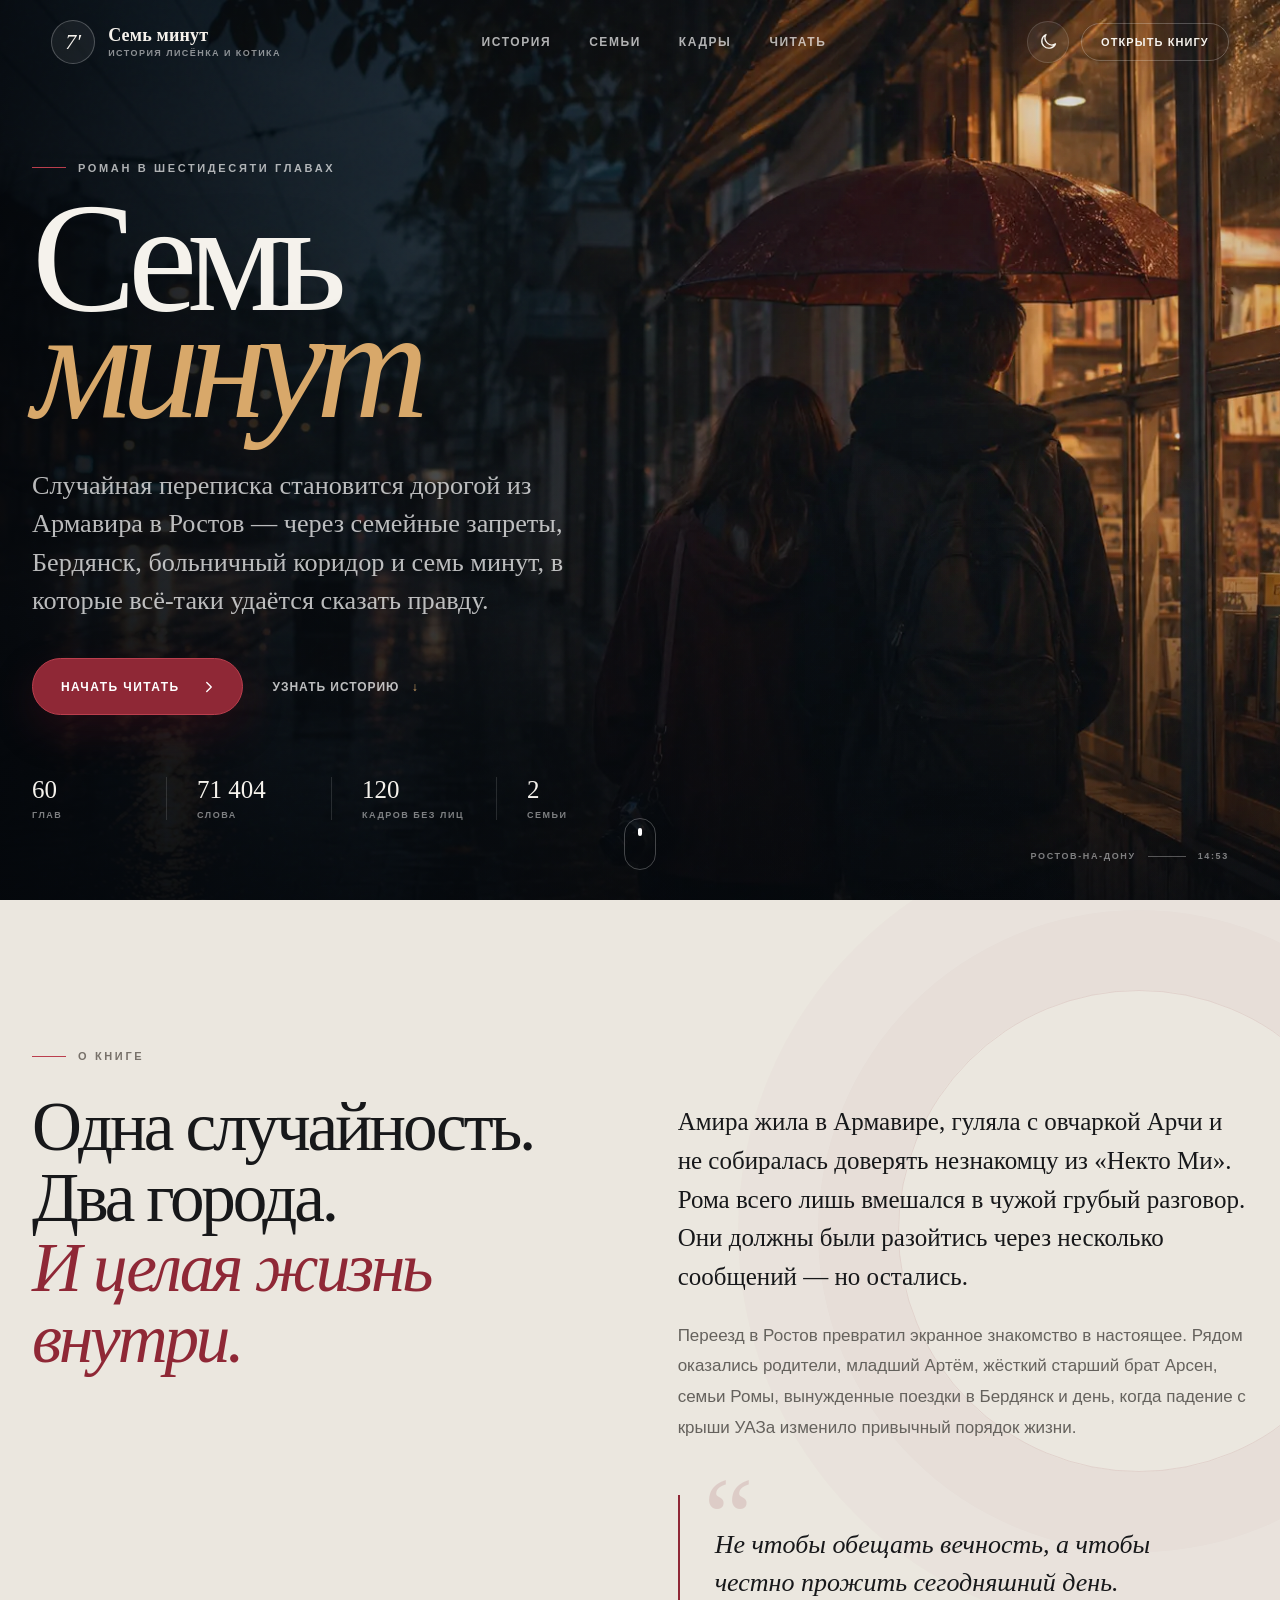
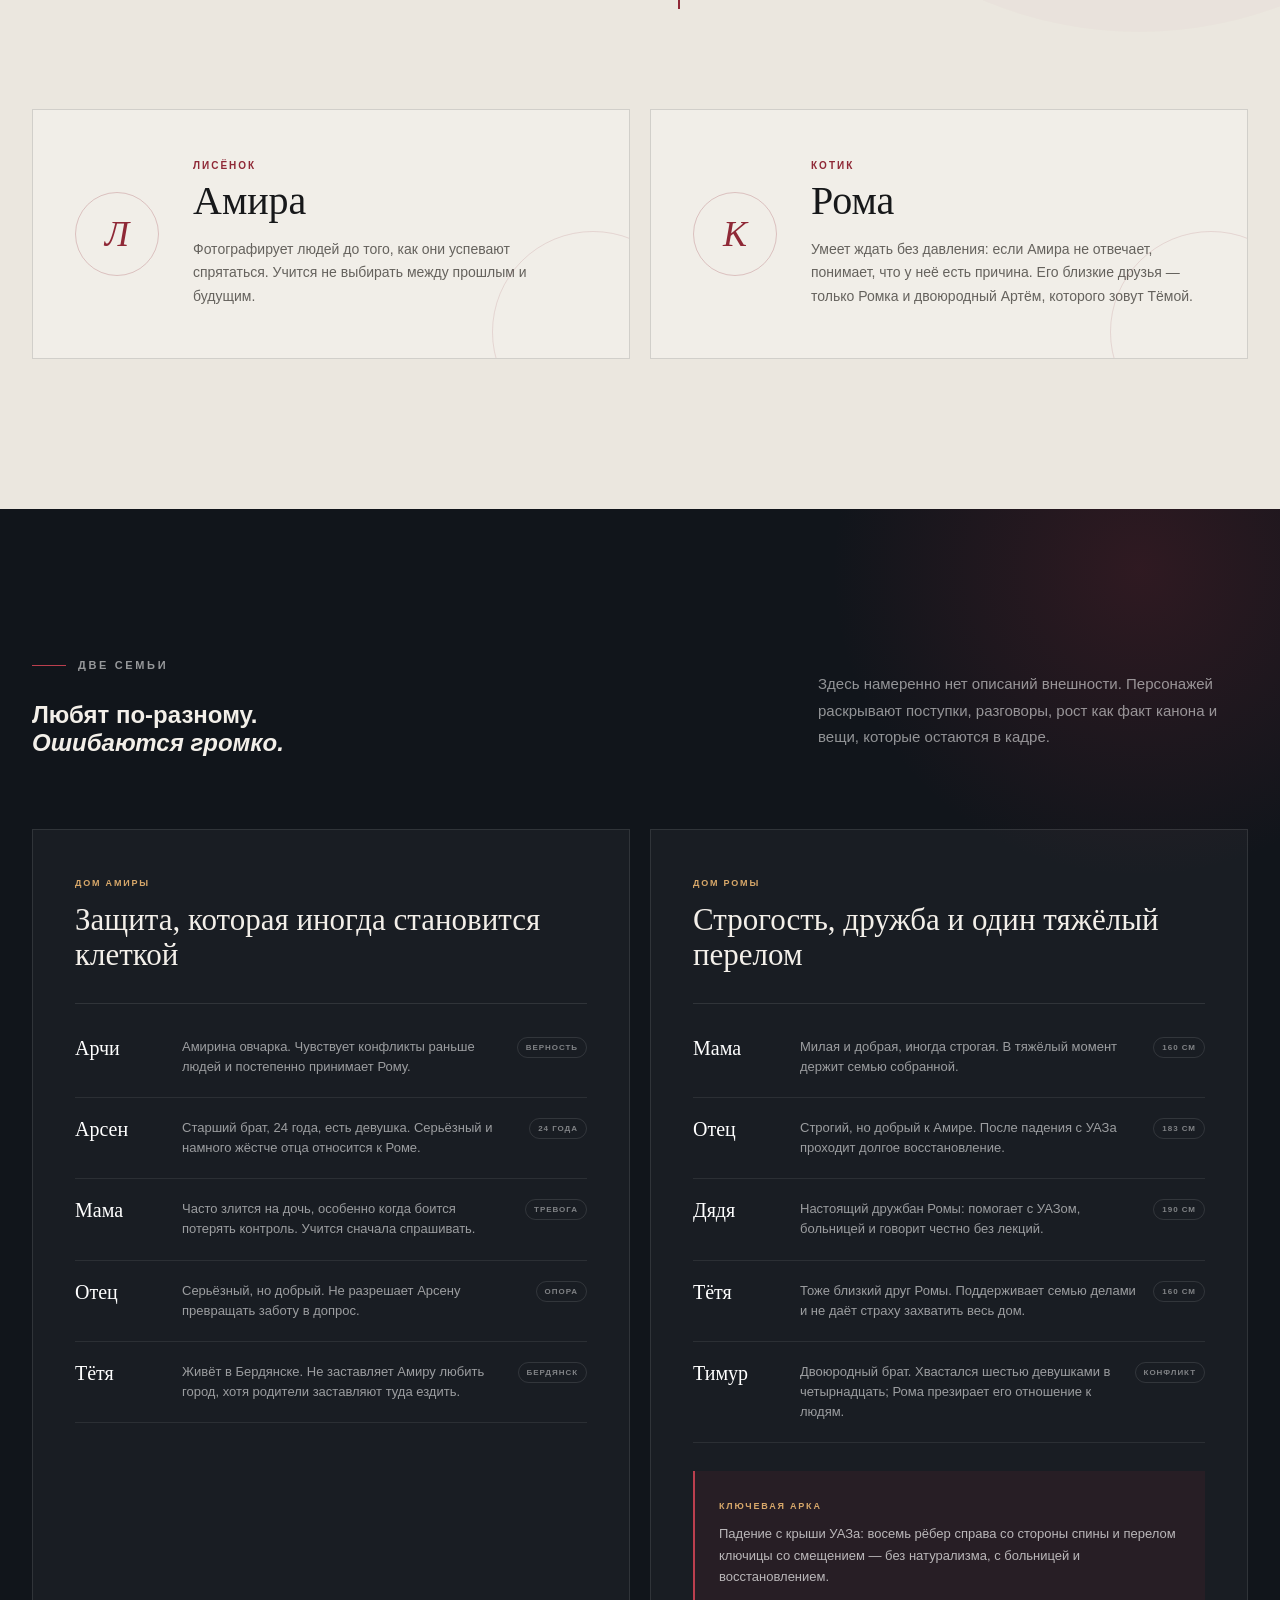
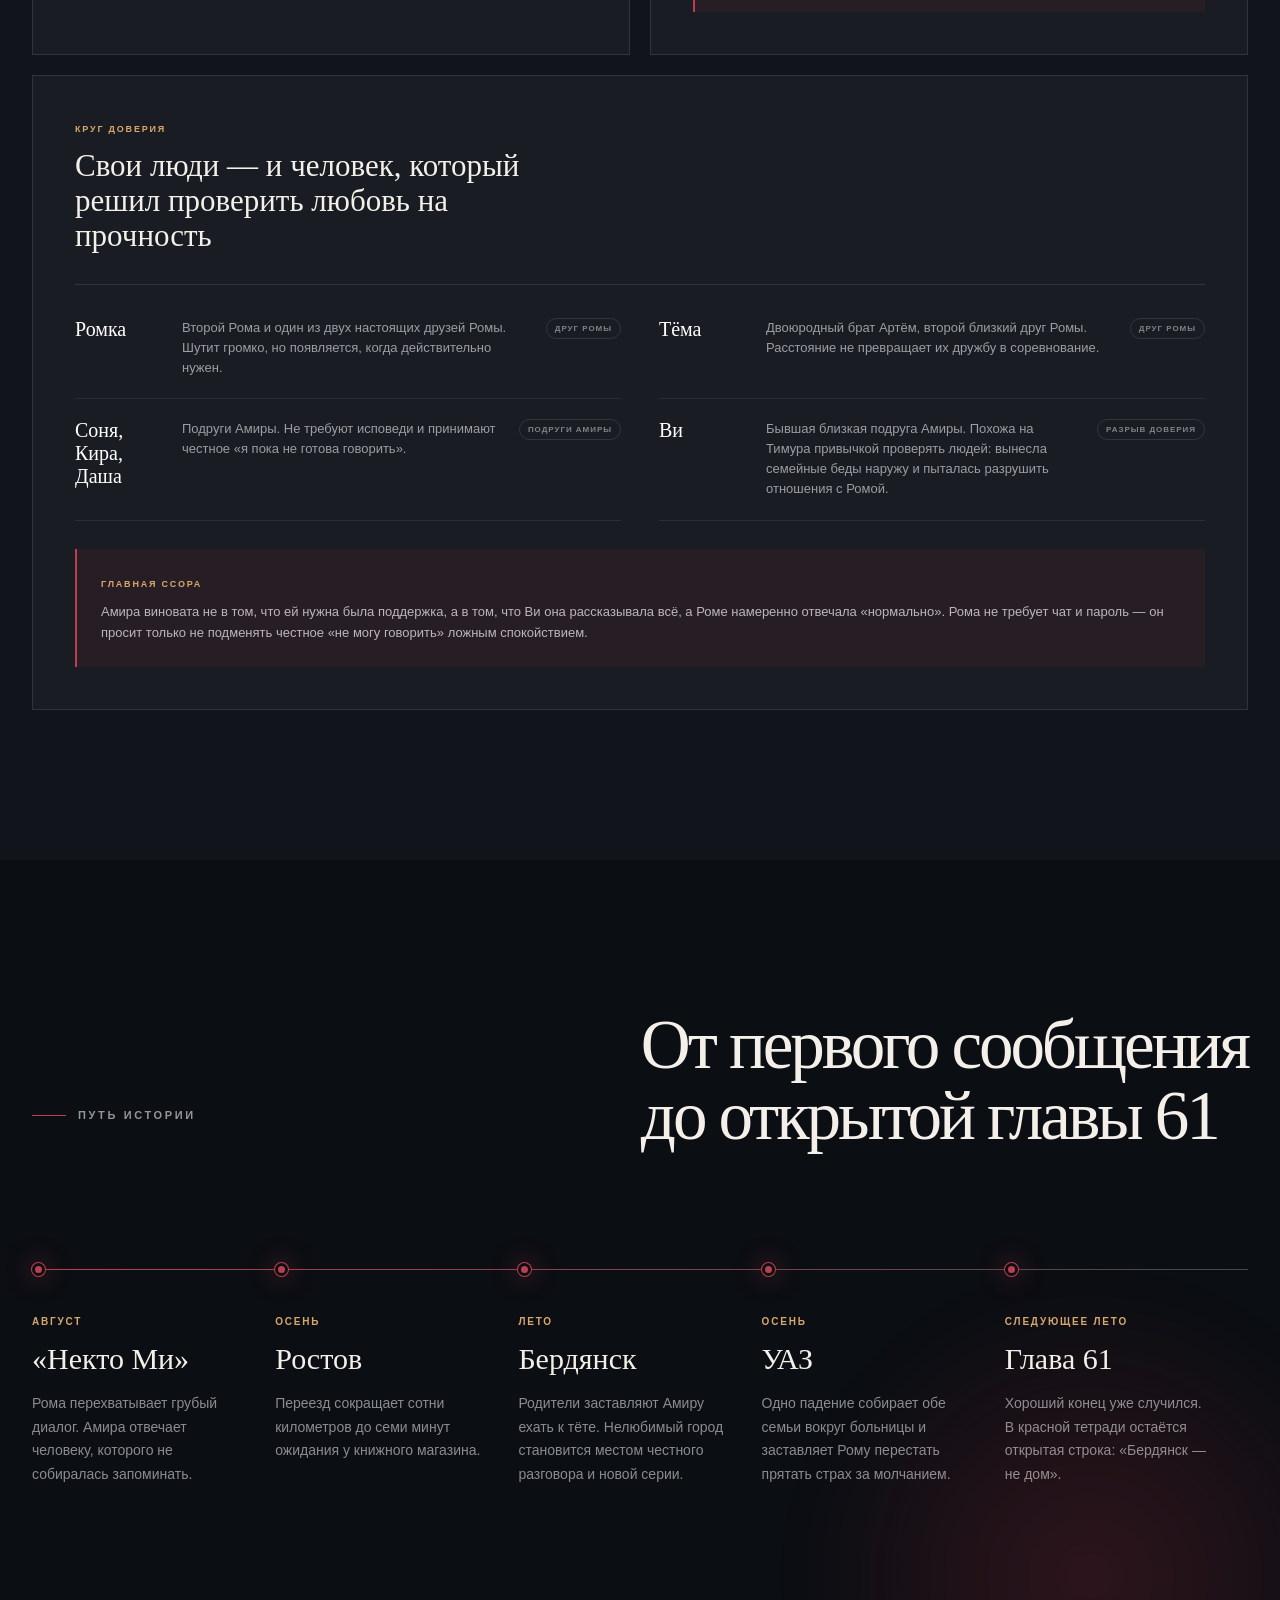
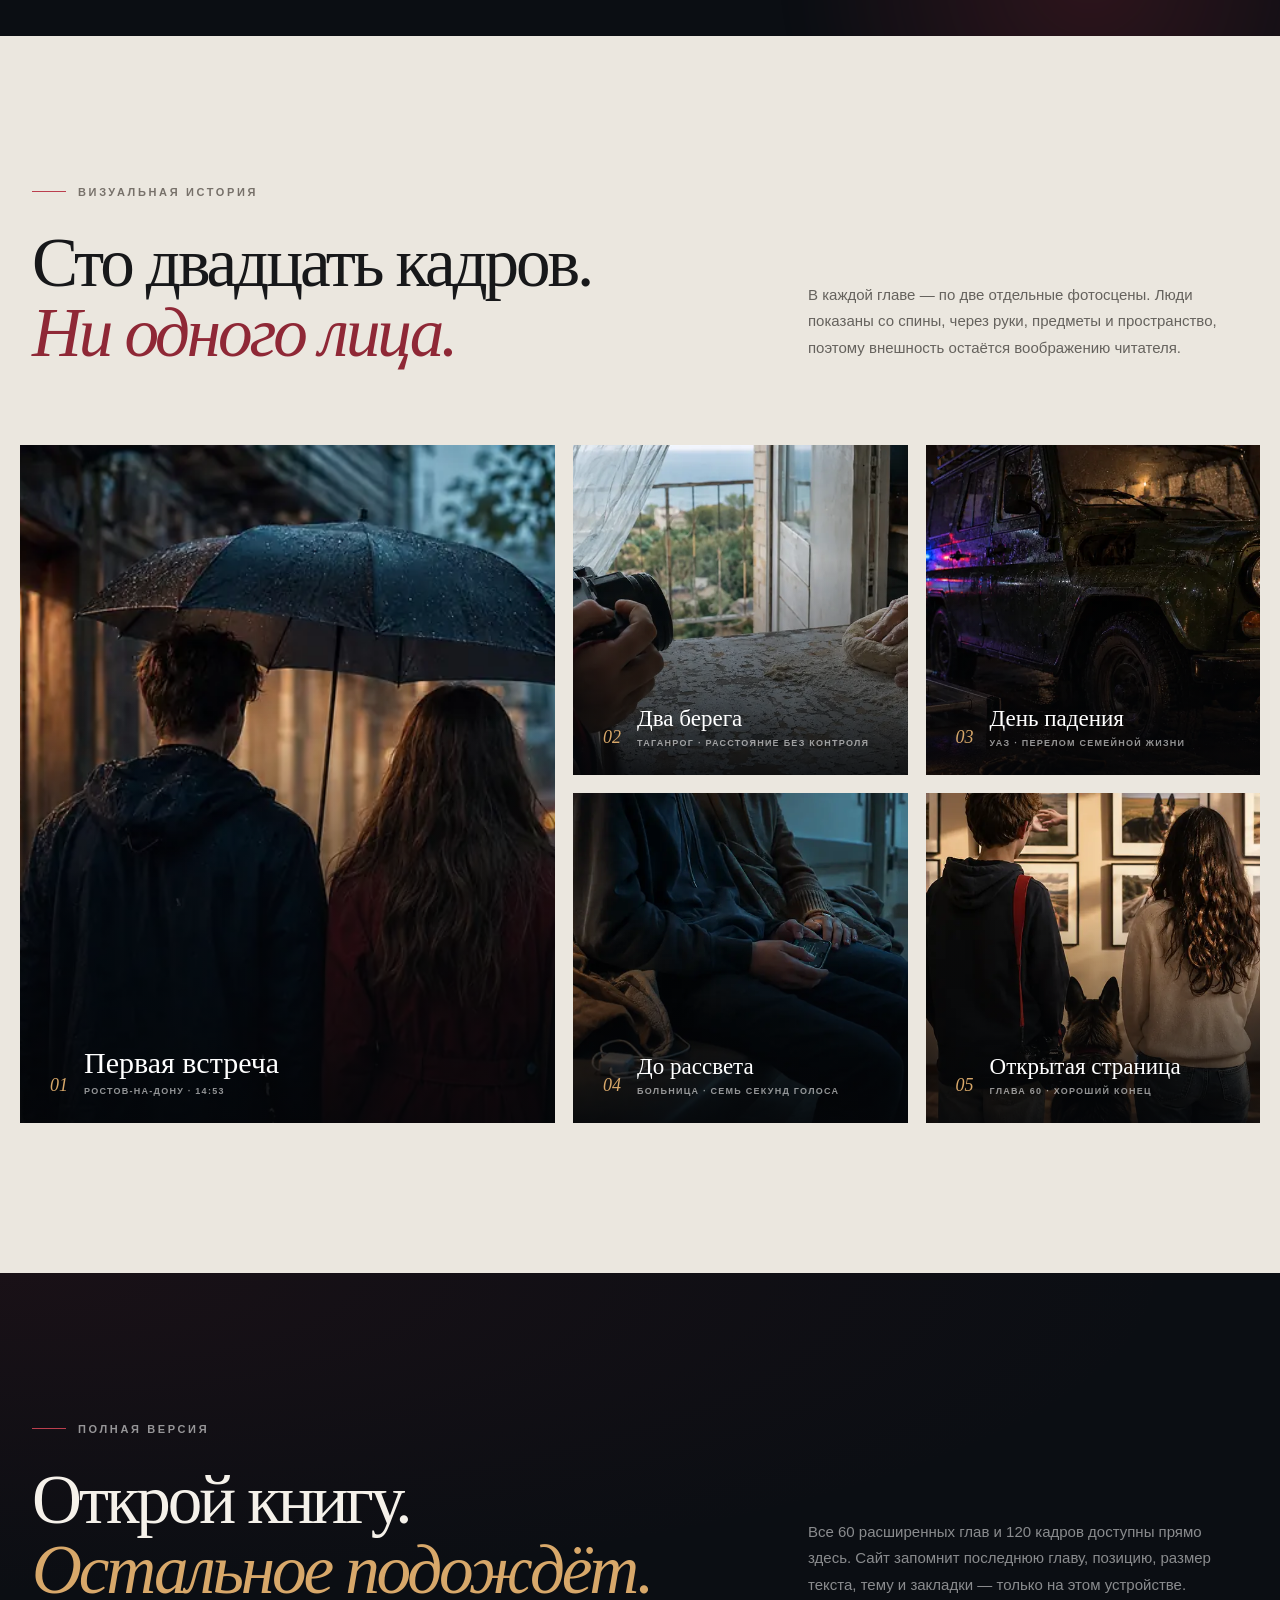
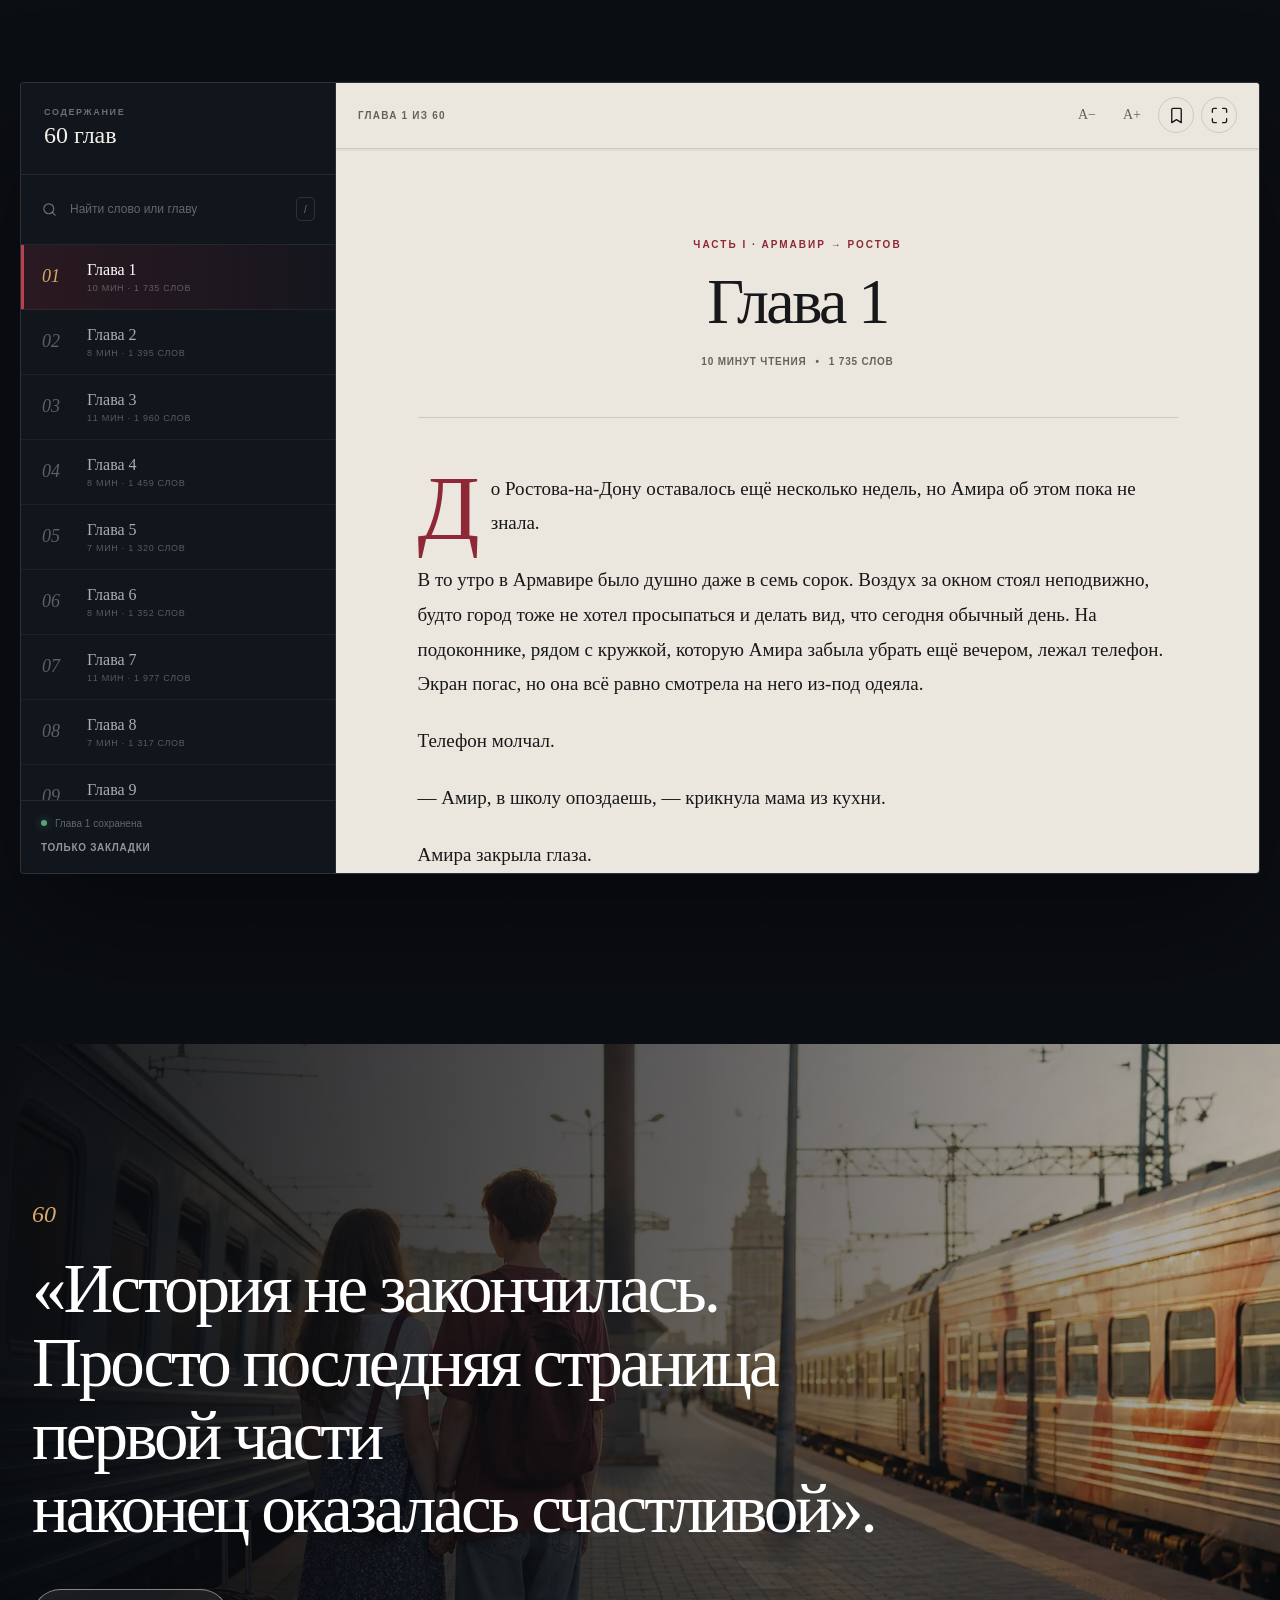
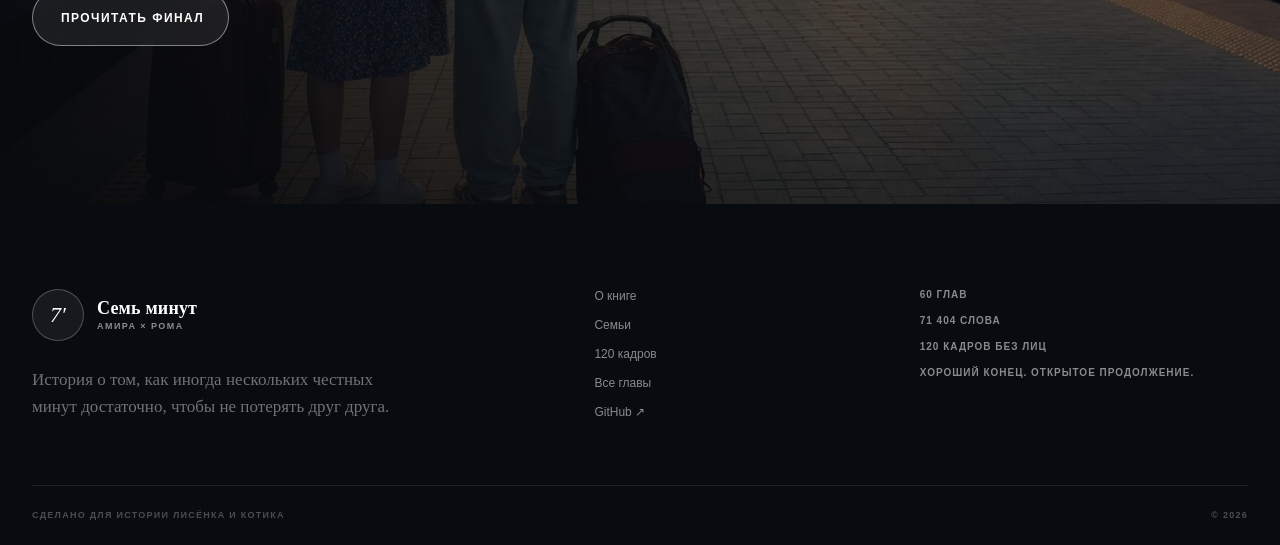
<file: index.html>
<!doctype html>
<html lang="ru" data-theme="dark">
<head>
  <meta charset="utf-8">
  <meta name="viewport" content="width=device-width, initial-scale=1, viewport-fit=cover">
  <meta name="theme-color" content="#0b0e13">
  <meta name="description" content="«Семь минут» — расширенная история Амиры и Ромы: 60 глав, две семьи, Арчи, Армавир, Ростов, Бердянск и 120 атмосферных кадров без лиц.">
  <meta property="og:type" content="website">
  <meta property="og:title" content="Семь минут — фанфик">
  <meta property="og:description" content="60 глав, 71 404 слова и 120 атмосферных кадров. История Лисёнка, Котика, двух семей и доверия, которое пришлось защищать.">
  <meta property="og:image" content="assets/hero.webp">
  <meta name="twitter:card" content="summary_large_image">
  <title>Семь минут — история Амиры и Ромы</title>
  <link rel="icon" href="favicon.svg" type="image/svg+xml">
  <link rel="manifest" href="manifest.webmanifest">
  <link rel="preload" href="assets/hero.webp" as="image" type="image/webp" fetchpriority="high">
  <link rel="stylesheet" href="styles.css">
  <script src="app.js" defer></script>
</head>
<body>
  <div class="page-progress" aria-hidden="true"><span id="pageProgress"></span></div>

  <header class="site-header" id="siteHeader">
    <a class="brand" href="#top" aria-label="Семь минут — на главную">
      <span class="brand-mark">7′</span>
      <span class="brand-copy">
        <strong>Семь минут</strong>
        <small>история Лисёнка и Котика</small>
      </span>
    </a>

    <nav class="main-nav" aria-label="Главная навигация">
      <a href="#story">История</a>
      <a href="#families">Семьи</a>
      <a href="#gallery">Кадры</a>
      <a href="#reader">Читать</a>
    </nav>

    <div class="header-actions">
      <button class="icon-button theme-toggle" id="themeToggle" type="button" aria-label="Сменить тему" title="Сменить тему">
        <svg class="icon-moon" viewBox="0 0 24 24" aria-hidden="true"><path d="M20.8 15.1A8.7 8.7 0 0 1 8.9 3.2 9 9 0 1 0 20.8 15Z"/></svg>
        <svg class="icon-sun" viewBox="0 0 24 24" aria-hidden="true"><circle cx="12" cy="12" r="3.5"/><path d="M12 2v2M12 20v2M4.9 4.9l1.4 1.4M17.7 17.7l1.4 1.4M2 12h2M20 12h2M4.9 19.1l1.4-1.4M17.7 6.3l1.4-1.4"/></svg>
      </button>
      <a class="header-read" href="#reader">Открыть книгу</a>
    </div>
  </header>

  <main>
    <section class="hero" id="top" aria-labelledby="heroTitle">
      <div class="hero-image" aria-hidden="true"></div>
      <div class="hero-grain" aria-hidden="true"></div>
      <div class="hero-content container">
        <p class="eyebrow reveal"><span></span> роман в шестидесяти главах</p>
        <h1 id="heroTitle" class="reveal reveal-delay-1">Семь<br><em>минут</em></h1>
        <p class="hero-lead reveal reveal-delay-2">Случайная переписка становится дорогой из Армавира в Ростов — через семейные запреты, Бердянск, больничный коридор и семь минут, в которые всё-таки удаётся сказать правду.</p>
        <div class="hero-actions reveal reveal-delay-3">
          <a class="primary-button" id="continueReading" href="#reader">
            <span id="continueLabel">Начать читать</span>
            <svg viewBox="0 0 24 24" aria-hidden="true"><path d="m9 18 6-6-6-6"/></svg>
          </a>
          <a class="text-button" href="#story">Узнать историю <span>↓</span></a>
        </div>

        <dl class="hero-stats reveal reveal-delay-3">
          <div><dt>60</dt><dd>глав</dd></div>
          <div><dt>71 404</dt><dd>слова</dd></div>
          <div><dt>120</dt><dd>кадров без лиц</dd></div>
          <div><dt>2</dt><dd>семьи</dd></div>
        </dl>
      </div>

      <div class="hero-caption">
        <span>Ростов-на-Дону</span>
        <span class="hero-caption-line"></span>
        <span>14:53</span>
      </div>
      <a class="scroll-cue" href="#story" aria-label="Прокрутить к истории"><span></span></a>
    </section>

    <section class="story-section section" id="story">
      <div class="container story-grid">
        <div class="section-heading">
          <p class="eyebrow dark"><span></span> о книге</p>
          <h2>Одна случайность.<br>Два города.<br><em>И целая жизнь внутри.</em></h2>
        </div>

        <div class="story-copy">
          <p class="story-intro">Амира жила в Армавире, гуляла с овчаркой Арчи и не собиралась доверять незнакомцу из «Некто Ми». Рома всего лишь вмешался в чужой грубый разговор. Они должны были разойтись через несколько сообщений — но остались.</p>
          <p>Переезд в Ростов превратил экранное знакомство в настоящее. Рядом оказались родители, младший Артём, жёсткий старший брат Арсен, семьи Ромы, вынужденные поездки в Бердянск и день, когда падение с крыши УАЗа изменило привычный порядок жизни.</p>
          <blockquote>
            <span class="quote-mark">“</span>
            <p>Не чтобы обещать вечность, а чтобы честно прожить сегодняшний день.</p>
          </blockquote>
        </div>
      </div>

      <div class="container character-row">
        <article class="character-card fox-card">
          <div class="character-symbol" aria-hidden="true">Л</div>
          <div>
            <p class="character-kicker">Лисёнок</p>
            <h3>Амира</h3>
            <p>Фотографирует людей до того, как они успевают спрятаться. Учится не выбирать между прошлым и будущим.</p>
          </div>
        </article>
        <article class="character-card cat-card">
          <div class="character-symbol" aria-hidden="true">К</div>
          <div>
            <p class="character-kicker">Котик</p>
            <h3>Рома</h3>
            <p>Умеет ждать без давления: если Амира не отвечает, понимает, что у неё есть причина. Его близкие друзья — только Ромка и двоюродный Артём, которого зовут Тёмой.</p>
          </div>
        </article>
      </div>
    </section>

    <section class="family-section section" id="families" aria-labelledby="familyTitle">
      <div class="container family-heading">
        <div>
          <p class="eyebrow light"><span></span> две семьи</p>
          <h2 id="familyTitle">Любят по-разному.<br><em>Ошибаются громко.</em></h2>
        </div>
        <p>Здесь намеренно нет описаний внешности. Персонажей раскрывают поступки, разговоры, рост как факт канона и вещи, которые остаются в кадре.</p>
      </div>

      <div class="container family-grid">
        <article class="family-panel amira-family">
          <header><span>Дом Амиры</span><h3>Защита, которая иногда становится клеткой</h3></header>
          <ul class="family-list">
            <li><strong>Арчи</strong><span>Амирина овчарка. Чувствует конфликты раньше людей и постепенно принимает Рому.</span><small>верность</small></li>
            <li><strong>Арсен</strong><span>Старший брат, 24 года, есть девушка. Серьёзный и намного жёстче отца относится к Роме.</span><small>24 года</small></li>
            <li><strong>Мама</strong><span>Часто злится на дочь, особенно когда боится потерять контроль. Учится сначала спрашивать.</span><small>тревога</small></li>
            <li><strong>Отец</strong><span>Серьёзный, но добрый. Не разрешает Арсену превращать заботу в допрос.</span><small>опора</small></li>
            <li><strong>Тётя</strong><span>Живёт в Бердянске. Не заставляет Амиру любить город, хотя родители заставляют туда ездить.</span><small>Бердянск</small></li>
          </ul>
        </article>

        <article class="family-panel roma-family">
          <header><span>Дом Ромы</span><h3>Строгость, дружба и один тяжёлый перелом</h3></header>
          <ul class="family-list">
            <li><strong>Мама</strong><span>Милая и добрая, иногда строгая. В тяжёлый момент держит семью собранной.</span><small>160 см</small></li>
            <li><strong>Отец</strong><span>Строгий, но добрый к Амире. После падения с УАЗа проходит долгое восстановление.</span><small>183 см</small></li>
            <li><strong>Дядя</strong><span>Настоящий дружбан Ромы: помогает с УАЗом, больницей и говорит честно без лекций.</span><small>190 см</small></li>
            <li><strong>Тётя</strong><span>Тоже близкий друг Ромы. Поддерживает семью делами и не даёт страху захватить весь дом.</span><small>160 см</small></li>
            <li><strong>Тимур</strong><span>Двоюродный брат. Хвастался шестью девушками в четырнадцать; Рома презирает его отношение к людям.</span><small>конфликт</small></li>
          </ul>
          <div class="injury-note"><span>Ключевая арка</span><p>Падение с крыши УАЗа: восемь рёбер справа со стороны спины и перелом ключицы со смещением — без натурализма, с больницей и восстановлением.</p></div>
        </article>

        <article class="family-panel friends-panel">
          <header><span>Круг доверия</span><h3>Свои люди — и человек, который решил проверить любовь на прочность</h3></header>
          <ul class="family-list">
            <li><strong>Ромка</strong><span>Второй Рома и один из двух настоящих друзей Ромы. Шутит громко, но появляется, когда действительно нужен.</span><small>друг Ромы</small></li>
            <li><strong>Тёма</strong><span>Двоюродный брат Артём, второй близкий друг Ромы. Расстояние не превращает их дружбу в соревнование.</span><small>друг Ромы</small></li>
            <li><strong>Соня, Кира, Даша</strong><span>Подруги Амиры. Не требуют исповеди и принимают честное «я пока не готова говорить».</span><small>подруги Амиры</small></li>
            <li><strong>Ви</strong><span>Бывшая близкая подруга Амиры. Похожа на Тимура привычкой проверять людей: вынесла семейные беды наружу и пыталась разрушить отношения с Ромой.</span><small>разрыв доверия</small></li>
          </ul>
          <div class="injury-note trust-note"><span>Главная ссора</span><p>Амира виновата не в том, что ей нужна была поддержка, а в том, что Ви она рассказывала всё, а Роме намеренно отвечала «нормально». Рома не требует чат и пароль — он просит только не подменять честное «не могу говорить» ложным спокойствием.</p></div>
        </article>
      </div>
    </section>

    <section class="route-section section" aria-labelledby="routeTitle">
      <div class="container">
        <div class="route-header">
          <p class="eyebrow light"><span></span> путь истории</p>
          <h2 id="routeTitle">От первого сообщения<br>до открытой главы 61</h2>
        </div>

        <ol class="route-line">
          <li>
            <span class="route-dot"></span>
            <time>Август</time>
            <h3>«Некто Ми»</h3>
            <p>Рома перехватывает грубый диалог. Амира отвечает человеку, которого не собиралась запоминать.</p>
          </li>
          <li>
            <span class="route-dot"></span>
            <time>Осень</time>
            <h3>Ростов</h3>
            <p>Переезд сокращает сотни километров до семи минут ожидания у книжного магазина.</p>
          </li>
          <li>
            <span class="route-dot"></span>
            <time>Лето</time>
            <h3>Бердянск</h3>
            <p>Родители заставляют Амиру ехать к тёте. Нелюбимый город становится местом честного разговора и новой серии.</p>
          </li>
          <li>
            <span class="route-dot"></span>
            <time>Осень</time>
            <h3>УАЗ</h3>
            <p>Одно падение собирает обе семьи вокруг больницы и заставляет Рому перестать прятать страх за молчанием.</p>
          </li>
          <li>
            <span class="route-dot"></span>
            <time>Следующее лето</time>
            <h3>Глава 61</h3>
            <p>Хороший конец уже случился. В красной тетради остаётся открытая строка: «Бердянск — не дом».</p>
          </li>
        </ol>
      </div>
    </section>

    <section class="gallery-section section" id="gallery" aria-labelledby="galleryTitle">
      <div class="container gallery-heading">
        <div>
          <p class="eyebrow dark"><span></span> визуальная история</p>
          <h2 id="galleryTitle">Сто двадцать кадров.<br><em>Ни одного лица.</em></h2>
        </div>
        <p>В каждой главе — по две отдельные фотосцены. Люди показаны со спины, через руки, предметы и пространство, поэтому внешность остаётся воображению читателя.</p>
      </div>

      <div class="gallery-grid container-wide">
        <figure class="gallery-item gallery-main">
          <img src="assets/scenes/ch08-a.webp" alt="Первая встреча у книжного магазина, подростки показаны со спины" loading="lazy">
          <figcaption><span>01</span><div><strong>Первая встреча</strong><small>Ростов-на-Дону · 14:53</small></div></figcaption>
        </figure>
        <figure class="gallery-item">
          <img src="assets/scenes/ch28-a.webp" alt="Старая камера у окна бабушкиного дома, лица не показаны" loading="lazy">
          <figcaption><span>02</span><div><strong>Два берега</strong><small>Таганрог · расстояние без контроля</small></div></figcaption>
        </figure>
        <figure class="gallery-item">
          <img src="assets/scenes/ch43-b.webp" alt="Упавшая лестница рядом с УАЗом и свет скорой, людей не видно" loading="lazy">
          <figcaption><span>03</span><div><strong>День падения</strong><small>УАЗ · перелом семейной жизни</small></div></figcaption>
        </figure>
        <figure class="gallery-item">
          <img src="assets/scenes/ch44-b.webp" alt="Больничный коридор и руки с телефоном, лица не показаны" loading="lazy">
          <figcaption><span>04</span><div><strong>До рассвета</strong><small>Больница · семь секунд голоса</small></div></figcaption>
        </figure>
        <figure class="gallery-item">
          <img src="assets/scenes/ch60-a.webp" alt="Финальная выставка, люди со спины и овчарка между ними" loading="lazy">
          <figcaption><span>05</span><div><strong>Открытая страница</strong><small>Глава 60 · хороший конец</small></div></figcaption>
        </figure>
      </div>
    </section>

    <section class="reader-section section" id="reader" aria-labelledby="readerSectionTitle">
      <div class="container reader-intro">
        <div>
          <p class="eyebrow light"><span></span> полная версия</p>
          <h2 id="readerSectionTitle">Открой книгу.<br><em>Остальное подождёт.</em></h2>
        </div>
        <p>Все 60 расширенных глав и 120 кадров доступны прямо здесь. Сайт запомнит последнюю главу, позицию, размер текста, тему и закладки — только на этом устройстве.</p>
      </div>

      <div class="reader-shell" id="readerShell">
        <div class="reader-backdrop" id="readerBackdrop"></div>
        <aside class="reader-sidebar" id="readerSidebar" aria-label="Содержание книги">
          <div class="sidebar-head">
            <div>
              <small>Содержание</small>
              <strong>60 глав</strong>
            </div>
            <button class="icon-button sidebar-close" id="sidebarClose" type="button" aria-label="Закрыть содержание">×</button>
          </div>

          <label class="chapter-search">
            <svg viewBox="0 0 24 24" aria-hidden="true"><circle cx="11" cy="11" r="7"/><path d="m20 20-4-4"/></svg>
            <input id="chapterSearch" type="search" placeholder="Найти слово или главу" autocomplete="off">
            <kbd>/</kbd>
          </label>

          <div class="chapter-list" id="chapterList" aria-live="polite">
            <div class="chapter-skeleton"></div>
            <div class="chapter-skeleton"></div>
            <div class="chapter-skeleton"></div>
            <div class="chapter-skeleton"></div>
          </div>

          <div class="sidebar-foot">
            <div class="saved-status">
              <span class="saved-dot"></span>
              <span id="savedStatus">Прогресс сохраняется</span>
            </div>
            <button class="bookmark-filter" id="bookmarkFilter" type="button">Только закладки</button>
          </div>
        </aside>

        <article class="reader-panel" id="readerPanel">
          <div class="reader-toolbar">
            <div class="toolbar-left">
              <button class="icon-button menu-button" id="menuButton" type="button" aria-label="Открыть содержание">
                <svg viewBox="0 0 24 24" aria-hidden="true"><path d="M4 7h16M4 12h16M4 17h16"/></svg>
              </button>
              <span class="toolbar-label" id="toolbarChapter">Глава 1 из 60</span>
            </div>

            <div class="toolbar-actions">
              <button class="text-size-button" id="fontDecrease" type="button" aria-label="Уменьшить текст">А−</button>
              <button class="text-size-button" id="fontIncrease" type="button" aria-label="Увеличить текст">А+</button>
              <button class="icon-button" id="bookmarkButton" type="button" aria-label="Добавить главу в закладки" title="Закладка">
                <svg viewBox="0 0 24 24" aria-hidden="true"><path d="M6 4.5A1.5 1.5 0 0 1 7.5 3h9A1.5 1.5 0 0 1 18 4.5V21l-6-3.7L6 21V4.5Z"/></svg>
              </button>
              <button class="icon-button focus-button" id="focusButton" type="button" aria-label="Режим без отвлечений" title="Режим без отвлечений">
                <svg viewBox="0 0 24 24" aria-hidden="true"><path d="M8 3H5a2 2 0 0 0-2 2v3M16 3h3a2 2 0 0 1 2 2v3M8 21H5a2 2 0 0 1-2-2v-3M16 21h3a2 2 0 0 0 2-2v-3"/></svg>
              </button>
            </div>
          </div>

          <div class="reading-progress" aria-hidden="true"><span id="readingProgress"></span></div>

          <div class="chapter-frame">
            <header class="chapter-header">
              <p class="chapter-overline" id="chapterOverline">Часть I · Армавир</p>
              <h2 id="chapterTitle">Загрузка истории…</h2>
              <div class="chapter-meta">
                <span id="chapterReadTime">— минут чтения</span>
                <span>•</span>
                <span id="chapterWordCount">— слов</span>
              </div>
            </header>

            <div class="chapter-content" id="chapterContent" aria-live="polite">
              <p class="loading-story">Открываем красную тетрадь…</p>
            </div>

            <nav class="chapter-navigation" aria-label="Навигация по главам">
              <button class="chapter-nav-button previous" id="previousChapter" type="button">
                <span>← Предыдущая</span>
                <strong id="previousLabel">Начало книги</strong>
              </button>
              <button class="chapter-nav-button next" id="nextChapter" type="button">
                <span>Следующая →</span>
                <strong id="nextLabel">Глава 2</strong>
              </button>
            </nav>
          </div>
        </article>
      </div>
    </section>

    <section class="finale-section" aria-label="Финальная цитата">
      <div class="finale-image" aria-hidden="true"></div>
      <div class="finale-overlay" aria-hidden="true"></div>
      <div class="finale-content container">
        <span class="finale-number">60</span>
        <blockquote>«История не закончилась.<br>Просто последняя страница первой части<br>наконец оказалась счастливой».</blockquote>
        <a class="primary-button light-button" href="#reader" data-open-chapter="60">Прочитать финал</a>
      </div>
    </section>
  </main>

  <footer class="site-footer">
    <div class="container footer-grid">
      <div>
        <a class="brand footer-brand" href="#top"><span class="brand-mark">7′</span><span class="brand-copy"><strong>Семь минут</strong><small>Амира × Рома</small></span></a>
        <p>История о том, как иногда нескольких честных минут достаточно, чтобы не потерять друг друга.</p>
      </div>
      <div class="footer-links">
        <a href="#story">О книге</a>
        <a href="#families">Семьи</a>
        <a href="#gallery">120 кадров</a>
        <a href="#reader">Все главы</a>
        <a href="https://github.com/roman161rusrosrov-cmyk/Fanfik" target="_blank" rel="noreferrer">GitHub ↗</a>
      </div>
      <div class="footer-note">
        <span>60 глав</span>
        <span>71 404 слова</span>
        <span>120 кадров без лиц</span>
        <span>Хороший конец. Открытое продолжение.</span>
      </div>
    </div>
    <div class="container footer-bottom"><span>Сделано для истории Лисёнка и Котика</span><span id="footerYear"></span></div>
  </footer>

  <div class="scene-lightbox" id="sceneLightbox" aria-hidden="true" role="dialog" aria-modal="true" aria-label="Просмотр фотосцены">
    <button class="scene-lightbox-close" id="sceneLightboxClose" type="button" aria-label="Закрыть фотосцену">×</button>
    <div class="scene-lightbox-inner">
      <img id="sceneLightboxImage" src="assets/scenes/ch01-a.webp" alt="">
      <div class="scene-lightbox-copy">
        <span id="sceneLightboxMeta">Глава 1 · кадр 1 из 2</span>
        <strong id="sceneLightboxCaption">Арчи у Амириной кровати</strong>
      </div>
    </div>
  </div>

  <div class="toast" id="toast" role="status" aria-live="polite"></div>

  <noscript>
    <div class="noscript-message">Для интерактивной читалки нужен JavaScript. Полный текст всё равно доступен в файле <a href="story.html">story.html</a>.</div>
  </noscript>
</body>
</html>
</file>
<file: styles.css>
:root {
  color-scheme: dark;
  --ink: #f4f0e9;
  --ink-soft: #aeb3bd;
  --night: #0a0d12;
  --night-2: #10141b;
  --night-3: #171c24;
  --paper: #ebe7df;
  --paper-2: #dfd8cd;
  --paper-ink: #17181a;
  --paper-soft: #65625d;
  --red: #8f2836;
  --red-bright: #bb3f4e;
  --red-deep: #591923;
  --amber: #d8a86a;
  --line-dark: rgba(255, 255, 255, .12);
  --line-light: rgba(18, 20, 24, .14);
  --header-height: 84px;
  --container: 1240px;
  --reader-font-size: 19px;
  --serif: "Iowan Old Style", "Palatino Linotype", Palatino, "Book Antiqua", Georgia, serif;
  --sans: Inter, ui-sans-serif, -apple-system, BlinkMacSystemFont, "Segoe UI", sans-serif;
  --ease: cubic-bezier(.22, 1, .36, 1);
}

html[data-theme="light"] {
  color-scheme: light;
  --ink: #17181b;
  --ink-soft: #62646a;
  --night: #eee9e0;
  --night-2: #e4ddd3;
  --night-3: #d9d0c4;
  --paper: #f8f5ef;
  --paper-2: #ebe5dc;
  --paper-ink: #161719;
  --paper-soft: #66625e;
  --line-dark: rgba(16, 18, 22, .14);
}

* {
  box-sizing: border-box;
}

html {
  scroll-behavior: smooth;
  scroll-padding-top: calc(var(--header-height) + 18px);
}

body {
  margin: 0;
  min-width: 320px;
  background: var(--night);
  color: var(--ink);
  font-family: var(--sans);
  text-rendering: optimizeLegibility;
  -webkit-font-smoothing: antialiased;
  transition: background-color .35s ease, color .35s ease;
}

body.sidebar-open,
body.focus-mode {
  overflow: hidden;
}

button,
input {
  font: inherit;
}

button,
a {
  -webkit-tap-highlight-color: transparent;
}

button {
  color: inherit;
}

a {
  color: inherit;
  text-decoration: none;
}

img {
  display: block;
  width: 100%;
}

::selection {
  color: #fff;
  background: var(--red);
}

.container,
.container-wide {
  width: min(calc(100% - 64px), var(--container));
  margin-inline: auto;
}

.container-wide {
  width: min(calc(100% - 40px), 1500px);
}

.section {
  position: relative;
  padding: 150px 0;
}

.page-progress {
  position: fixed;
  z-index: 200;
  inset: 0 0 auto;
  height: 3px;
  pointer-events: none;
}

.page-progress span {
  display: block;
  width: 0;
  height: 100%;
  background: linear-gradient(90deg, var(--red-bright), var(--amber));
  box-shadow: 0 0 18px rgba(187, 63, 78, .75);
}

.site-header {
  position: fixed;
  z-index: 100;
  top: 0;
  left: 0;
  display: flex;
  align-items: center;
  justify-content: space-between;
  width: 100%;
  height: var(--header-height);
  padding: 0 clamp(22px, 4vw, 72px);
  border-bottom: 1px solid transparent;
  color: #f7f3ed;
  transition: height .35s var(--ease), background-color .35s ease, border-color .35s ease, transform .35s var(--ease);
}

.site-header.scrolled {
  height: 70px;
  border-color: rgba(255, 255, 255, .09);
  background: rgba(8, 11, 16, .86);
  -webkit-backdrop-filter: blur(22px) saturate(135%);
  backdrop-filter: blur(22px) saturate(135%);
}

.brand {
  display: inline-flex;
  align-items: center;
  gap: 13px;
}

.brand-mark {
  display: grid;
  width: 44px;
  height: 44px;
  place-items: center;
  border: 1px solid rgba(255, 255, 255, .24);
  border-radius: 50%;
  background: rgba(255, 255, 255, .06);
  font-family: var(--serif);
  font-size: 22px;
  font-style: italic;
  line-height: 1;
}

.brand-copy {
  display: flex;
  flex-direction: column;
  gap: 2px;
}

.brand-copy strong {
  font-family: var(--serif);
  font-size: 18px;
  font-weight: 600;
  letter-spacing: .01em;
}

.brand-copy small {
  color: rgba(255, 255, 255, .53);
  font-size: 9px;
  font-weight: 650;
  letter-spacing: .16em;
  text-transform: uppercase;
}

.main-nav {
  display: flex;
  align-items: center;
  gap: 38px;
}

.main-nav a {
  position: relative;
  color: rgba(255, 255, 255, .68);
  font-size: 12px;
  font-weight: 650;
  letter-spacing: .13em;
  text-transform: uppercase;
  transition: color .25s ease;
}

.main-nav a::after {
  position: absolute;
  right: 0;
  bottom: -8px;
  left: 0;
  height: 1px;
  background: var(--amber);
  content: "";
  transform: scaleX(0);
  transform-origin: right;
  transition: transform .3s var(--ease);
}

.main-nav a:hover {
  color: #fff;
}

.main-nav a:hover::after {
  transform: scaleX(1);
  transform-origin: left;
}

.header-actions,
.toolbar-actions,
.toolbar-left {
  display: flex;
  align-items: center;
}

.header-actions {
  gap: 12px;
}

.icon-button {
  display: inline-grid;
  width: 42px;
  height: 42px;
  padding: 0;
  place-items: center;
  border: 1px solid rgba(255, 255, 255, .15);
  border-radius: 50%;
  background: rgba(255, 255, 255, .055);
  cursor: pointer;
  transition: color .25s ease, border-color .25s ease, background-color .25s ease, transform .25s var(--ease);
}

.icon-button:hover {
  border-color: rgba(255, 255, 255, .4);
  background: rgba(255, 255, 255, .1);
  transform: translateY(-1px);
}

.icon-button svg {
  width: 19px;
  fill: none;
  stroke: currentColor;
  stroke-linecap: round;
  stroke-linejoin: round;
  stroke-width: 1.7;
}

.theme-toggle .icon-sun,
html[data-theme="light"] .theme-toggle .icon-moon {
  display: none;
}

html[data-theme="light"] .theme-toggle .icon-sun {
  display: block;
}

.header-read {
  padding: 12px 19px;
  border: 1px solid rgba(255, 255, 255, .24);
  border-radius: 999px;
  font-size: 11px;
  font-weight: 700;
  letter-spacing: .1em;
  text-transform: uppercase;
  transition: color .25s ease, background-color .25s ease;
}

.header-read:hover {
  color: #101217;
  background: #f6f2eb;
}

.hero {
  position: relative;
  display: grid;
  min-height: max(760px, 100svh);
  align-items: center;
  overflow: hidden;
  background: #080b10;
  color: #f5f2ec;
}

.hero-image,
.finale-image {
  position: absolute;
  inset: 0;
  background-position: center;
  background-size: cover;
}

.hero-image {
  background-image: linear-gradient(90deg, rgba(4, 7, 11, .94) 0%, rgba(4, 7, 11, .7) 36%, rgba(4, 7, 11, .12) 75%, rgba(4, 7, 11, .18) 100%), linear-gradient(0deg, rgba(4, 7, 11, .7), transparent 50%), url("assets/hero.webp");
  animation: heroEnter 1.7s var(--ease) both;
}

.hero-grain {
  position: absolute;
  inset: 0;
  opacity: .15;
  pointer-events: none;
  background-image: url("data:image/svg+xml,%3Csvg viewBox='0 0 180 180' xmlns='http://www.w3.org/2000/svg'%3E%3Cfilter id='n'%3E%3CfeTurbulence type='fractalNoise' baseFrequency='.9' numOctaves='4' stitchTiles='stitch'/%3E%3C/filter%3E%3Crect width='100%25' height='100%25' filter='url(%23n)' opacity='.3'/%3E%3C/svg%3E");
  mix-blend-mode: soft-light;
}

.hero-content {
  position: relative;
  z-index: 2;
  padding-top: 82px;
}

.eyebrow {
  display: flex;
  align-items: center;
  gap: 12px;
  margin: 0 0 30px;
  color: rgba(255, 255, 255, .67);
  font-size: 11px;
  font-weight: 750;
  letter-spacing: .24em;
  text-transform: uppercase;
}

.eyebrow span {
  display: inline-block;
  width: 34px;
  height: 1px;
  background: var(--red-bright);
}

.eyebrow.dark {
  color: #77716a;
}

.eyebrow.light {
  color: rgba(255, 255, 255, .56);
}

.hero h1 {
  max-width: 760px;
  margin: 0;
  font-family: var(--serif);
  font-size: clamp(90px, 12.2vw, 178px);
  font-weight: 400;
  letter-spacing: -.065em;
  line-height: .69;
  text-shadow: 0 18px 64px rgba(0, 0, 0, .36);
}

.hero h1 em,
.section-heading h2 em,
.gallery-heading h2 em,
.reader-intro h2 em {
  color: var(--amber);
  font-weight: 400;
}

.hero-lead {
  max-width: 570px;
  margin: 48px 0 0;
  color: rgba(255, 255, 255, .72);
  font-family: var(--serif);
  font-size: clamp(20px, 2.05vw, 28px);
  line-height: 1.46;
}

.hero-actions {
  display: flex;
  align-items: center;
  gap: 30px;
  margin-top: 38px;
}

.primary-button {
  display: inline-flex;
  min-height: 57px;
  padding: 0 24px 0 28px;
  align-items: center;
  justify-content: center;
  gap: 20px;
  border: 1px solid var(--red-bright);
  border-radius: 999px;
  background: var(--red);
  box-shadow: 0 16px 40px rgba(88, 19, 30, .32);
  color: #fff;
  font-size: 12px;
  font-weight: 750;
  letter-spacing: .12em;
  text-transform: uppercase;
  transition: background-color .25s ease, transform .25s var(--ease), box-shadow .25s ease;
}

.primary-button:hover {
  background: var(--red-bright);
  box-shadow: 0 20px 50px rgba(117, 25, 39, .42);
  transform: translateY(-2px);
}

.primary-button svg {
  width: 18px;
  fill: none;
  stroke: currentColor;
  stroke-linecap: round;
  stroke-linejoin: round;
  stroke-width: 1.8;
}

.text-button {
  color: rgba(255, 255, 255, .73);
  font-size: 12px;
  font-weight: 650;
  letter-spacing: .08em;
  text-transform: uppercase;
  transition: color .2s ease;
}

.text-button span {
  display: inline-block;
  margin-left: 8px;
  color: var(--amber);
  transition: transform .25s var(--ease);
}

.text-button:hover {
  color: #fff;
}

.text-button:hover span {
  transform: translateY(4px);
}

.hero-stats {
  display: flex;
  margin: 62px 0 0;
}

.hero-stats div {
  display: flex;
  min-width: 135px;
  padding-right: 30px;
  flex-direction: column;
  border-right: 1px solid rgba(255, 255, 255, .13);
  margin-right: 30px;
}

.hero-stats div:last-child {
  border: 0;
}

.hero-stats dt {
  font-family: var(--serif);
  font-size: 25px;
  line-height: 1;
}

.hero-stats dd {
  margin: 8px 0 0;
  color: rgba(255, 255, 255, .48);
  font-size: 9px;
  font-weight: 700;
  letter-spacing: .17em;
  text-transform: uppercase;
}

.hero-caption {
  position: absolute;
  right: clamp(24px, 4vw, 70px);
  bottom: 39px;
  z-index: 2;
  display: flex;
  align-items: center;
  gap: 12px;
  color: rgba(255, 255, 255, .47);
  font-size: 9px;
  font-weight: 700;
  letter-spacing: .18em;
  text-transform: uppercase;
}

.hero-caption-line {
  width: 38px;
  height: 1px;
  background: rgba(255, 255, 255, .3);
}

.scroll-cue {
  position: absolute;
  bottom: 30px;
  left: 50%;
  z-index: 2;
  display: grid;
  width: 32px;
  height: 52px;
  place-items: start center;
  border: 1px solid rgba(255, 255, 255, .25);
  border-radius: 20px;
  transform: translateX(-50%);
}

.scroll-cue span {
  width: 4px;
  height: 8px;
  margin-top: 9px;
  border-radius: 4px;
  background: #fff;
  animation: scrollCue 1.8s ease-in-out infinite;
}

.reveal {
  animation: revealUp .9s var(--ease) both;
}

.reveal-delay-1 { animation-delay: .12s; }
.reveal-delay-2 { animation-delay: .24s; }
.reveal-delay-3 { animation-delay: .36s; }

.story-section,
.gallery-section {
  overflow: hidden;
  background: var(--paper);
  color: var(--paper-ink);
}

.story-section::before {
  position: absolute;
  top: 90px;
  right: -100px;
  width: 480px;
  height: 480px;
  border: 1px solid rgba(143, 40, 54, .11);
  border-radius: 50%;
  content: "";
  box-shadow: 0 0 0 80px rgba(143, 40, 54, .025), 0 0 0 160px rgba(143, 40, 54, .018);
}

.story-grid {
  position: relative;
  display: grid;
  grid-template-columns: .93fr 1fr;
  gap: clamp(60px, 9vw, 145px);
}

.section-heading h2,
.gallery-heading h2,
.reader-intro h2,
.route-header h2 {
  margin: 0;
  font-family: var(--serif);
  font-size: clamp(48px, 5.4vw, 78px);
  font-weight: 400;
  letter-spacing: -.045em;
  line-height: 1.02;
}

.section-heading h2 em,
.gallery-heading h2 em,
.reader-intro h2 em {
  color: var(--red);
}

.story-copy {
  padding-top: 53px;
}

.story-copy > p {
  max-width: 590px;
  margin: 0 0 24px;
  color: var(--paper-soft);
  font-size: 17px;
  line-height: 1.8;
}

.story-copy .story-intro {
  color: var(--paper-ink);
  font-family: var(--serif);
  font-size: 25px;
  line-height: 1.55;
}

.story-copy blockquote {
  position: relative;
  margin: 52px 0 0;
  padding: 31px 0 7px 35px;
  border-left: 2px solid var(--red);
}

.story-copy blockquote p {
  max-width: 480px;
  margin: 0;
  font-family: var(--serif);
  font-size: 26px;
  font-style: italic;
  line-height: 1.46;
}

.quote-mark {
  position: absolute;
  top: -34px;
  left: 24px;
  color: rgba(143, 40, 54, .14);
  font-family: var(--serif);
  font-size: 112px;
  line-height: 1;
}

.character-row {
  position: relative;
  display: grid;
  grid-template-columns: 1fr 1fr;
  gap: 20px;
  margin-top: 100px;
}

.character-card {
  position: relative;
  display: grid;
  min-height: 250px;
  padding: 42px;
  grid-template-columns: 90px 1fr;
  gap: 28px;
  align-items: center;
  overflow: hidden;
  border: 1px solid var(--line-light);
  background: rgba(255, 255, 255, .27);
  transition: transform .4s var(--ease), border-color .3s ease, box-shadow .4s ease;
}

.character-card::after {
  position: absolute;
  right: -65px;
  bottom: -75px;
  width: 200px;
  height: 200px;
  border: 1px solid rgba(143, 40, 54, .13);
  border-radius: 50%;
  content: "";
}

.character-card:hover {
  border-color: rgba(143, 40, 54, .32);
  box-shadow: 0 30px 60px rgba(36, 27, 25, .09);
  transform: translateY(-7px);
}

.character-symbol {
  display: grid;
  width: 84px;
  height: 84px;
  place-items: center;
  border: 1px solid rgba(143, 40, 54, .23);
  border-radius: 50%;
  color: var(--red);
  font-family: var(--serif);
  font-size: 36px;
  font-style: italic;
}

.character-kicker {
  margin: 0 0 6px;
  color: var(--red);
  font-size: 10px;
  font-weight: 800;
  letter-spacing: .2em;
  text-transform: uppercase;
}

.character-card h3 {
  margin: 0;
  font-family: var(--serif);
  font-size: 40px;
  font-weight: 500;
}

.character-card p:last-child {
  max-width: 390px;
  margin: 14px 0 0;
  color: var(--paper-soft);
  font-size: 14px;
  line-height: 1.65;
}

.family-section {
  overflow: hidden;
  background: #11151b;
  color: #f3efe9;
}

.family-section::before {
  position: absolute;
  top: -260px;
  right: -180px;
  width: 640px;
  height: 640px;
  border-radius: 50%;
  background: radial-gradient(circle, rgba(143, 40, 54, .24), transparent 68%);
  content: "";
  pointer-events: none;
}

.family-heading {
  position: relative;
  z-index: 1;
  display: flex;
  align-items: end;
  justify-content: space-between;
  gap: 60px;
  margin-bottom: 72px;
}

.family-heading h2 {
  max-width: 760px;
  margin: 0;
  color: #f3efe9;
}

.family-heading > p {
  max-width: 430px;
  margin: 0 0 7px;
  color: rgba(255, 255, 255, .54);
  font-size: 15px;
  line-height: 1.75;
}

.family-grid {
  position: relative;
  z-index: 1;
  display: grid;
  grid-template-columns: 1fr 1fr;
  gap: 20px;
}

.family-panel {
  display: flex;
  min-width: 0;
  padding: 42px;
  border: 1px solid rgba(255, 255, 255, .1);
  background: rgba(255, 255, 255, .035);
  flex-direction: column;
}

.friends-panel {
  grid-column: 1 / -1;
}

.friends-panel .family-list {
  display: grid;
  grid-template-columns: repeat(2, minmax(0, 1fr));
  gap: 0 38px;
}

.friends-panel .trust-note {
  max-width: none;
}

.family-panel header {
  padding-bottom: 30px;
  border-bottom: 1px solid rgba(255, 255, 255, .1);
}

.family-panel header span,
.injury-note span {
  color: var(--amber);
  font-size: 9px;
  font-weight: 800;
  letter-spacing: .2em;
  text-transform: uppercase;
}

.family-panel h3 {
  max-width: 470px;
  margin: 12px 0 0;
  font-family: var(--serif);
  font-size: 31px;
  font-weight: 500;
  line-height: 1.14;
}

.family-list {
  padding: 0;
  margin: 13px 0 0;
  list-style: none;
}

.family-list li {
  display: grid;
  padding: 20px 0;
  border-bottom: 1px solid rgba(255, 255, 255, .08);
  grid-template-columns: 90px minmax(0, 1fr) auto;
  gap: 17px;
  align-items: start;
}

.family-list strong {
  color: #fff;
  font-family: var(--serif);
  font-size: 20px;
  font-weight: 500;
}

.family-list li > span {
  color: rgba(255, 255, 255, .57);
  font-size: 13px;
  line-height: 1.55;
}

.family-list small {
  padding: 5px 8px;
  border: 1px solid rgba(255, 255, 255, .11);
  border-radius: 999px;
  color: rgba(255, 255, 255, .45);
  font-size: 8px;
  font-weight: 750;
  letter-spacing: .12em;
  text-transform: uppercase;
  white-space: nowrap;
}

.injury-note {
  padding: 24px;
  border-left: 2px solid var(--red-bright);
  margin-top: 28px;
  background: rgba(143, 40, 54, .12);
}

.injury-note p {
  margin: 10px 0 0;
  color: rgba(255, 255, 255, .68);
  font-size: 13px;
  line-height: 1.65;
}

.route-section {
  overflow: hidden;
  background: #0b0e13;
  color: #f4f0e9;
}

.route-section::after {
  position: absolute;
  right: -120px;
  bottom: -250px;
  width: 620px;
  height: 620px;
  border-radius: 50%;
  background: radial-gradient(circle, rgba(143, 40, 54, .27), transparent 67%);
  content: "";
  filter: blur(20px);
}

.route-header {
  display: flex;
  align-items: end;
  justify-content: space-between;
}

.route-header h2 {
  max-width: 750px;
  color: #f4f0e9;
}

.route-line {
  position: relative;
  z-index: 1;
  display: grid;
  padding: 0;
  grid-template-columns: repeat(5, 1fr);
  margin: 112px 0 0;
  list-style: none;
}

.route-line::before {
  position: absolute;
  top: 6px;
  right: 0;
  left: 0;
  height: 1px;
  background: linear-gradient(90deg, var(--red-bright), rgba(255, 255, 255, .24));
  content: "";
}

.route-line li {
  position: relative;
  padding: 48px 38px 0 0;
}

.route-dot {
  position: absolute;
  top: 0;
  left: 0;
  width: 13px;
  height: 13px;
  border: 3px solid #0b0e13;
  border-radius: 50%;
  background: var(--red-bright);
  box-shadow: 0 0 0 1px var(--red-bright), 0 0 25px rgba(187, 63, 78, .7);
}

.route-line time {
  color: var(--amber);
  font-size: 10px;
  font-weight: 750;
  letter-spacing: .18em;
  text-transform: uppercase;
}

.route-line h3 {
  margin: 13px 0 16px;
  font-family: var(--serif);
  font-size: 30px;
  font-weight: 500;
}

.route-line p {
  max-width: 250px;
  margin: 0;
  color: rgba(255, 255, 255, .52);
  font-size: 14px;
  line-height: 1.67;
}

.gallery-heading,
.reader-intro {
  display: flex;
  align-items: end;
  justify-content: space-between;
  gap: 60px;
  margin-bottom: 76px;
}

.gallery-heading > p,
.reader-intro > p {
  max-width: 440px;
  margin: 0 0 8px;
  color: var(--paper-soft);
  font-size: 15px;
  line-height: 1.75;
}

.gallery-grid {
  display: grid;
  grid-template-columns: 1.6fr 1fr 1fr;
  grid-template-rows: 330px 330px;
  gap: 18px;
}

.gallery-item {
  position: relative;
  margin: 0;
  overflow: hidden;
  background: #14171c;
}

.gallery-main {
  grid-row: 1 / 3;
}

.gallery-item::after {
  position: absolute;
  inset: 35% 0 0;
  background: linear-gradient(transparent, rgba(4, 6, 9, .85));
  content: "";
  pointer-events: none;
}

.gallery-item img {
  height: 100%;
  object-fit: cover;
  transition: transform 1s var(--ease), filter .6s ease;
}

.gallery-item:hover img {
  filter: saturate(1.08) contrast(1.03);
  transform: scale(1.045);
}

.gallery-item figcaption {
  position: absolute;
  right: 30px;
  bottom: 27px;
  left: 30px;
  z-index: 2;
  display: flex;
  align-items: end;
  gap: 16px;
  color: #fff;
}

.gallery-item figcaption > span {
  color: var(--amber);
  font-family: var(--serif);
  font-size: 18px;
  font-style: italic;
}

.gallery-item figcaption div {
  display: flex;
  flex-direction: column;
  gap: 6px;
}

.gallery-item figcaption strong {
  font-family: var(--serif);
  font-size: 23px;
  font-weight: 500;
}

.gallery-main figcaption strong {
  font-size: 30px;
}

.gallery-item figcaption small {
  color: rgba(255, 255, 255, .57);
  font-size: 9px;
  font-weight: 750;
  letter-spacing: .14em;
  text-transform: uppercase;
}

.reader-section {
  padding-bottom: 170px;
  background: #0b0e13;
  color: #f3efe9;
}

.reader-section::before {
  position: absolute;
  top: 0;
  right: 0;
  left: 0;
  height: 350px;
  opacity: .45;
  background: radial-gradient(ellipse at top left, rgba(143, 40, 54, .24), transparent 65%);
  content: "";
}

.reader-intro {
  position: relative;
}

.reader-intro h2 {
  color: #f5f1ea;
}

.reader-intro h2 em {
  color: var(--amber);
}

.reader-intro > p {
  color: rgba(255, 255, 255, .52);
}

.reader-shell {
  position: relative;
  display: grid;
  width: min(calc(100% - 40px), 1440px);
  height: min(900px, 88vh);
  min-height: 680px;
  margin-inline: auto;
  grid-template-columns: 315px minmax(0, 1fr);
  overflow: hidden;
  border: 1px solid rgba(255, 255, 255, .12);
  border-radius: 4px;
  background: #11151c;
  box-shadow: 0 55px 120px rgba(0, 0, 0, .4);
}

.reader-sidebar {
  position: relative;
  z-index: 3;
  display: grid;
  min-width: 0;
  grid-template-rows: auto auto 1fr auto;
  overflow: hidden;
  border-right: 1px solid rgba(255, 255, 255, .1);
  background: #11151c;
}

.sidebar-head {
  display: flex;
  min-height: 92px;
  padding: 0 23px;
  align-items: center;
  justify-content: space-between;
  border-bottom: 1px solid rgba(255, 255, 255, .08);
}

.sidebar-head > div {
  display: flex;
  flex-direction: column;
  gap: 5px;
}

.sidebar-head small {
  color: rgba(255, 255, 255, .38);
  font-size: 9px;
  font-weight: 750;
  letter-spacing: .18em;
  text-transform: uppercase;
}

.sidebar-head strong {
  font-family: var(--serif);
  font-size: 24px;
  font-weight: 500;
}

.sidebar-close {
  display: none;
  border-color: rgba(255, 255, 255, .1);
  background: transparent;
  font-family: var(--serif);
  font-size: 27px;
}

.chapter-search {
  position: relative;
  display: flex;
  height: 70px;
  padding: 0 20px;
  align-items: center;
  gap: 10px;
  border-bottom: 1px solid rgba(255, 255, 255, .08);
}

.chapter-search svg {
  width: 17px;
  flex: 0 0 auto;
  fill: none;
  stroke: rgba(255, 255, 255, .38);
  stroke-linecap: round;
  stroke-width: 1.7;
}

.chapter-search input {
  min-width: 0;
  width: 100%;
  border: 0;
  outline: 0;
  background: transparent;
  color: #fff;
  font-size: 12px;
}

.chapter-search input::placeholder {
  color: rgba(255, 255, 255, .35);
}

.chapter-search kbd {
  display: grid;
  width: 24px;
  height: 24px;
  place-items: center;
  border: 1px solid rgba(255, 255, 255, .12);
  border-radius: 5px;
  color: rgba(255, 255, 255, .38);
  font-family: var(--sans);
  font-size: 10px;
}

.chapter-list {
  overflow: auto;
  overscroll-behavior: contain;
  scrollbar-color: rgba(255, 255, 255, .14) transparent;
  scrollbar-width: thin;
}

.chapter-list::-webkit-scrollbar {
  width: 5px;
}

.chapter-list::-webkit-scrollbar-thumb {
  border-radius: 5px;
  background: rgba(255, 255, 255, .14);
}

.chapter-list-empty {
  padding: 34px 24px;
  color: rgba(255, 255, 255, .42);
  font-size: 12px;
  line-height: 1.6;
}

.chapter-item {
  position: relative;
  display: grid;
  width: 100%;
  min-height: 65px;
  padding: 10px 17px 10px 21px;
  grid-template-columns: 37px 1fr auto;
  align-items: center;
  gap: 8px;
  border: 0;
  border-bottom: 1px solid rgba(255, 255, 255, .055);
  background: transparent;
  color: rgba(255, 255, 255, .65);
  text-align: left;
  cursor: pointer;
  transition: background-color .2s ease, color .2s ease;
}

.chapter-item::before {
  position: absolute;
  top: 0;
  bottom: 0;
  left: 0;
  width: 3px;
  background: var(--red-bright);
  content: "";
  opacity: 0;
  transform: scaleY(.3);
  transition: opacity .2s ease, transform .25s var(--ease);
}

.chapter-item:hover {
  background: rgba(255, 255, 255, .045);
  color: #fff;
}

.chapter-item.active {
  background: linear-gradient(90deg, rgba(143, 40, 54, .2), rgba(143, 40, 54, .04));
  color: #fff;
}

.chapter-item.active::before {
  opacity: 1;
  transform: scaleY(1);
}

.chapter-number {
  color: rgba(255, 255, 255, .32);
  font-family: var(--serif);
  font-size: 18px;
  font-style: italic;
}

.chapter-item.active .chapter-number {
  color: var(--amber);
}

.chapter-item-copy {
  min-width: 0;
}

.chapter-item-copy strong {
  display: block;
  overflow: hidden;
  font-family: var(--serif);
  font-size: 16px;
  font-weight: 500;
  text-overflow: ellipsis;
  white-space: nowrap;
}

.chapter-item-copy small {
  display: block;
  margin-top: 4px;
  color: rgba(255, 255, 255, .3);
  font-size: 9px;
  letter-spacing: .08em;
  text-transform: uppercase;
}

.chapter-star {
  color: var(--amber);
  font-size: 12px;
  opacity: 0;
}

.chapter-item.bookmarked .chapter-star {
  opacity: 1;
}

.chapter-skeleton {
  height: 64px;
  border-bottom: 1px solid rgba(255, 255, 255, .05);
  background: linear-gradient(90deg, transparent, rgba(255, 255, 255, .045), transparent);
  background-size: 220% 100%;
  animation: skeleton 1.4s ease infinite;
}

.sidebar-foot {
  padding: 17px 20px 18px;
  border-top: 1px solid rgba(255, 255, 255, .08);
}

.saved-status {
  display: flex;
  align-items: center;
  gap: 8px;
  color: rgba(255, 255, 255, .35);
  font-size: 10px;
}

.saved-dot {
  width: 6px;
  height: 6px;
  border-radius: 50%;
  background: #5ca178;
  box-shadow: 0 0 10px rgba(92, 161, 120, .65);
}

.bookmark-filter {
  margin-top: 13px;
  padding: 0;
  border: 0;
  background: transparent;
  color: rgba(255, 255, 255, .55);
  font-size: 10px;
  font-weight: 700;
  letter-spacing: .07em;
  text-transform: uppercase;
  cursor: pointer;
}

.bookmark-filter.active {
  color: var(--amber);
}

.reader-panel {
  position: relative;
  min-width: 0;
  overflow: auto;
  overscroll-behavior: contain;
  background: var(--paper);
  color: var(--paper-ink);
  scrollbar-color: rgba(24, 24, 26, .22) transparent;
  scrollbar-width: thin;
}

.reader-toolbar {
  position: sticky;
  z-index: 5;
  top: 0;
  display: flex;
  min-height: 66px;
  padding: 0 22px;
  align-items: center;
  justify-content: space-between;
  border-bottom: 1px solid var(--line-light);
  background: color-mix(in srgb, var(--paper) 90%, transparent);
  -webkit-backdrop-filter: blur(18px);
  backdrop-filter: blur(18px);
}

.toolbar-left {
  gap: 15px;
}

.toolbar-label {
  color: var(--paper-soft);
  font-size: 10px;
  font-weight: 750;
  letter-spacing: .12em;
  text-transform: uppercase;
}

.toolbar-actions {
  gap: 7px;
}

.reader-toolbar .icon-button {
  width: 36px;
  height: 36px;
  border-color: var(--line-light);
  background: transparent;
}

.reader-toolbar .icon-button:hover {
  border-color: rgba(143, 40, 54, .44);
  background: rgba(143, 40, 54, .08);
}

.reader-toolbar .icon-button.active {
  border-color: var(--red);
  background: var(--red);
  color: #fff;
}

.menu-button {
  display: none;
}

.text-size-button {
  width: 38px;
  height: 34px;
  padding: 0;
  border: 0;
  background: transparent;
  color: var(--paper-soft);
  font-family: var(--serif);
  font-size: 14px;
  cursor: pointer;
  transition: color .2s ease;
}

.text-size-button:hover {
  color: var(--red);
}

.reading-progress {
  position: sticky;
  z-index: 6;
  top: 65px;
  height: 2px;
  background: rgba(0, 0, 0, .04);
}

.reading-progress span {
  display: block;
  width: 0;
  height: 100%;
  background: var(--red);
  transition: width .08s linear;
}

.chapter-frame {
  width: min(calc(100% - 80px), 760px);
  min-height: calc(100% - 68px);
  margin-inline: auto;
  padding: 88px 0 78px;
}

.chapter-header {
  padding-bottom: 50px;
  border-bottom: 1px solid var(--line-light);
  margin-bottom: 54px;
  text-align: center;
}

.chapter-overline {
  margin: 0 0 20px;
  color: var(--red);
  font-size: 10px;
  font-weight: 800;
  letter-spacing: .2em;
  text-transform: uppercase;
}

.chapter-header h2 {
  margin: 0;
  font-family: var(--serif);
  font-size: clamp(48px, 5vw, 68px);
  font-weight: 400;
  letter-spacing: -.04em;
  line-height: 1;
}

.chapter-meta {
  display: flex;
  margin-top: 22px;
  align-items: center;
  justify-content: center;
  gap: 9px;
  color: var(--paper-soft);
  font-size: 10px;
  font-weight: 650;
  letter-spacing: .08em;
  text-transform: uppercase;
}

.chapter-content {
  font-family: var(--serif);
  font-size: var(--reader-font-size);
  line-height: 1.82;
}

.chapter-content > p {
  margin: 0 0 1.18em;
}

.chapter-content > p:first-child::first-letter {
  float: left;
  margin: .04em .12em 0 0;
  color: var(--red);
  font-family: var(--serif);
  font-size: 4.8em;
  line-height: .72;
}

.chapter-content strong {
  font-weight: 650;
}

.chapter-content .chat-line {
  width: fit-content;
  max-width: 84%;
  margin: 10px 0;
  padding: .72em 1em;
  clear: both;
  border-radius: 18px 18px 18px 4px;
  background: rgba(143, 40, 54, .085);
  font-family: var(--sans);
  font-size: .78em;
  line-height: 1.55;
}

.chapter-content .chat-line.cat-message {
  margin-left: auto;
  border-radius: 18px 18px 4px 18px;
  background: rgba(37, 72, 106, .09);
}

.chapter-content .chat-line strong {
  color: var(--red);
  font-size: .82em;
  font-weight: 800;
  letter-spacing: .05em;
  text-transform: uppercase;
}

.chapter-content .cat-message strong {
  color: #416d92;
}

.chapter-content blockquote {
  margin: 2.3em 0;
  padding: 1.2em 1.6em;
  border-left: 2px solid var(--red);
  background: rgba(143, 40, 54, .055);
  font-style: italic;
}

.chapter-content hr {
  width: 90px;
  height: 1px;
  border: 0;
  background: var(--line-light);
  margin: 3.3em auto;
}

.chapter-scene {
  width: 100%;
  margin: 3.2em 0;
  clear: both;
}

.chapter-scene-inset {
  width: 86%;
  margin-left: auto;
}

.chapter-scene-button {
  position: relative;
  display: block;
  width: 100%;
  padding: 0;
  border: 0;
  overflow: hidden;
  background: #11151b;
  box-shadow: 0 26px 55px rgba(35, 25, 22, .13);
  cursor: zoom-in;
}

.chapter-scene-button::after {
  position: absolute;
  inset: 50% 0 0;
  background: linear-gradient(transparent, rgba(3, 5, 8, .34));
  content: "";
  pointer-events: none;
}

.chapter-scene img {
  display: block;
  width: 100%;
  aspect-ratio: 16 / 9;
  object-fit: cover;
  transition: transform .9s var(--ease), filter .5s ease;
}

.chapter-scene-button:hover img {
  filter: saturate(1.06) contrast(1.03);
  transform: scale(1.025);
}

.chapter-scene-expand {
  position: absolute;
  z-index: 2;
  right: 14px;
  bottom: 14px;
  display: grid;
  width: 34px;
  height: 34px;
  place-items: center;
  border: 1px solid rgba(255, 255, 255, .42);
  border-radius: 50%;
  background: rgba(5, 7, 10, .34);
  color: #fff;
  font-family: var(--sans);
  font-size: 14px;
  backdrop-filter: blur(8px);
}

.chapter-scene figcaption {
  display: flex;
  padding-top: 13px;
  align-items: baseline;
  gap: 12px;
  font-family: var(--sans);
}

.chapter-scene figcaption span {
  color: var(--red);
  font-size: 8px;
  font-weight: 800;
  letter-spacing: .17em;
  text-transform: uppercase;
}

.chapter-scene figcaption strong {
  color: var(--paper-soft);
  font-family: var(--serif);
  font-size: 15px;
  font-weight: 500;
}

.scene-lightbox {
  position: fixed;
  z-index: 200;
  inset: 0;
  display: grid;
  padding: 64px;
  place-items: center;
  background: rgba(3, 5, 8, .94);
  opacity: 0;
  pointer-events: none;
  transition: opacity .25s ease;
  backdrop-filter: blur(18px);
}

.scene-lightbox.open {
  opacity: 1;
  pointer-events: auto;
}

.scene-lightbox-inner {
  width: min(1180px, 100%);
  transform: translateY(14px) scale(.985);
  transition: transform .35s var(--ease);
}

.scene-lightbox.open .scene-lightbox-inner {
  transform: none;
}

.scene-lightbox img {
  display: block;
  width: 100%;
  max-height: 76vh;
  object-fit: contain;
  box-shadow: 0 40px 100px rgba(0, 0, 0, .45);
}

.scene-lightbox-close {
  position: absolute;
  z-index: 2;
  top: 24px;
  right: 26px;
  width: 48px;
  height: 48px;
  border: 1px solid rgba(255, 255, 255, .22);
  border-radius: 50%;
  background: rgba(255, 255, 255, .05);
  color: #fff;
  font-size: 28px;
  cursor: pointer;
}

.scene-lightbox-copy {
  display: flex;
  padding-top: 18px;
  align-items: baseline;
  justify-content: space-between;
  gap: 24px;
  color: #fff;
}

.scene-lightbox-copy span {
  color: var(--amber);
  font-size: 9px;
  font-weight: 800;
  letter-spacing: .18em;
  text-transform: uppercase;
}

.scene-lightbox-copy strong {
  font-family: var(--serif);
  font-size: 24px;
  font-weight: 500;
  text-align: right;
}

.loading-story {
  padding: 70px 0;
  color: var(--paper-soft);
  text-align: center;
}

.story-error {
  padding: 30px;
  border: 1px solid rgba(143, 40, 54, .25);
  background: rgba(143, 40, 54, .07);
  color: var(--red);
  font-family: var(--sans);
  font-size: 14px;
  line-height: 1.6;
}

.chapter-navigation {
  display: grid;
  grid-template-columns: 1fr 1fr;
  gap: 14px;
  padding-top: 60px;
  border-top: 1px solid var(--line-light);
  margin-top: 75px;
}

.chapter-nav-button {
  min-height: 98px;
  padding: 18px 20px;
  border: 1px solid var(--line-light);
  background: transparent;
  color: var(--paper-ink);
  text-align: left;
  cursor: pointer;
  transition: border-color .25s ease, background-color .25s ease, transform .25s var(--ease);
}

.chapter-nav-button.next {
  text-align: right;
}

.chapter-nav-button:hover:not(:disabled) {
  border-color: rgba(143, 40, 54, .42);
  background: rgba(143, 40, 54, .05);
  transform: translateY(-3px);
}

.chapter-nav-button:disabled {
  opacity: .3;
  cursor: default;
}

.chapter-nav-button span {
  display: block;
  color: var(--red);
  font-size: 9px;
  font-weight: 800;
  letter-spacing: .13em;
  text-transform: uppercase;
}

.chapter-nav-button strong {
  display: block;
  margin-top: 9px;
  font-family: var(--serif);
  font-size: 20px;
  font-weight: 500;
}

.reader-backdrop {
  display: none;
}

.focus-mode .site-header,
.focus-mode .reader-intro,
.focus-mode .page-progress {
  transform: translateY(-110%);
}

.focus-mode .reader-section {
  position: fixed;
  z-index: 150;
  inset: 0;
  padding: 0;
}

.focus-mode .reader-shell {
  width: 100%;
  height: 100%;
  max-width: none;
  min-height: 0;
  border: 0;
  border-radius: 0;
}

.finale-section {
  position: relative;
  display: grid;
  min-height: 760px;
  place-items: center;
  overflow: hidden;
  color: #fff;
}

.finale-image {
  background-image: url("assets/journey.webp");
}

.finale-overlay {
  position: absolute;
  inset: 0;
  background: linear-gradient(90deg, rgba(7, 9, 13, .94), rgba(7, 9, 13, .63) 55%, rgba(7, 9, 13, .27)), linear-gradient(0deg, rgba(7, 9, 13, .55), transparent 55%);
}

.finale-content {
  position: relative;
  z-index: 2;
}

.finale-number {
  display: block;
  margin-bottom: 24px;
  color: var(--amber);
  font-family: var(--serif);
  font-size: 24px;
  font-style: italic;
}

.finale-content blockquote {
  max-width: 940px;
  margin: 0 0 44px;
  font-family: var(--serif);
  font-size: clamp(42px, 5.4vw, 76px);
  font-weight: 400;
  letter-spacing: -.045em;
  line-height: 1.06;
}

.light-button {
  border-color: rgba(255, 255, 255, .45);
  background: rgba(255, 255, 255, .08);
  box-shadow: none;
  -webkit-backdrop-filter: blur(12px);
  backdrop-filter: blur(12px);
}

.light-button:hover {
  background: #fff;
  color: #111319;
}

.site-footer {
  padding: 85px 0 25px;
  background: #080b0f;
  color: #fff;
}

.footer-grid {
  display: grid;
  padding-bottom: 65px;
  grid-template-columns: 1.35fr .7fr .9fr;
  gap: 70px;
  border-bottom: 1px solid rgba(255, 255, 255, .1);
}

.footer-brand .brand-mark {
  width: 52px;
  height: 52px;
}

.footer-grid > div:first-child > p {
  max-width: 380px;
  margin: 25px 0 0;
  color: rgba(255, 255, 255, .42);
  font-family: var(--serif);
  font-size: 17px;
  line-height: 1.6;
}

.footer-links,
.footer-note {
  display: flex;
  flex-direction: column;
  gap: 15px;
}

.footer-links a,
.footer-note span {
  color: rgba(255, 255, 255, .52);
  font-size: 12px;
  transition: color .2s ease;
}

.footer-links a:hover {
  color: #fff;
}

.footer-note span {
  font-size: 10px;
  font-weight: 700;
  letter-spacing: .1em;
  text-transform: uppercase;
}

.footer-bottom {
  display: flex;
  padding-top: 24px;
  align-items: center;
  justify-content: space-between;
  color: rgba(255, 255, 255, .27);
  font-size: 9px;
  font-weight: 700;
  letter-spacing: .14em;
  text-transform: uppercase;
}

.toast {
  position: fixed;
  z-index: 300;
  right: 24px;
  bottom: 24px;
  max-width: min(360px, calc(100% - 48px));
  padding: 13px 18px;
  border: 1px solid rgba(255, 255, 255, .14);
  border-radius: 10px;
  background: rgba(10, 13, 18, .92);
  box-shadow: 0 18px 55px rgba(0, 0, 0, .3);
  color: #fff;
  font-size: 12px;
  opacity: 0;
  pointer-events: none;
  transform: translateY(12px);
  transition: opacity .25s ease, transform .25s var(--ease);
  -webkit-backdrop-filter: blur(18px);
  backdrop-filter: blur(18px);
}

.toast.show {
  opacity: 1;
  transform: translateY(0);
}

.noscript-message {
  position: fixed;
  z-index: 999;
  right: 20px;
  bottom: 20px;
  left: 20px;
  padding: 18px;
  border: 1px solid #9f3643;
  background: #171a20;
  color: #fff;
  text-align: center;
}

.noscript-message a {
  text-decoration: underline;
}

@keyframes revealUp {
  from { opacity: 0; transform: translateY(24px); }
  to { opacity: 1; transform: translateY(0); }
}

@keyframes heroEnter {
  from { opacity: 0; transform: scale(1.045); }
  to { opacity: 1; transform: scale(1); }
}

@keyframes scrollCue {
  0%, 100% { opacity: .3; transform: translateY(0); }
  50% { opacity: 1; transform: translateY(20px); }
}

@keyframes skeleton {
  from { background-position: 120% 0; }
  to { background-position: -120% 0; }
}

@media (max-width: 1050px) {
  .main-nav {
    display: none;
  }

  .story-grid {
    grid-template-columns: 1fr;
    gap: 35px;
  }

  .story-copy {
    max-width: 760px;
    padding-top: 0;
  }

  .family-grid {
    grid-template-columns: 1fr;
  }

  .friends-panel {
    grid-column: auto;
  }

  .friends-panel .family-list {
    grid-template-columns: 1fr;
    gap: 0;
  }

  .character-card {
    padding: 34px;
    grid-template-columns: 74px 1fr;
  }

  .character-symbol {
    width: 70px;
    height: 70px;
  }

  .route-line {
    grid-template-columns: repeat(2, 1fr);
    gap: 70px 0;
  }

  .route-line::before {
    display: none;
  }

  .route-line li {
    padding-top: 35px;
  }

  .gallery-grid {
    grid-template-rows: 300px 300px;
  }

  .reader-shell {
    grid-template-columns: 280px minmax(0, 1fr);
  }

  .chapter-frame {
    width: min(calc(100% - 54px), 720px);
  }
}

@media (max-width: 800px) {
  :root {
    --header-height: 72px;
  }

  .container,
  .container-wide {
    width: min(calc(100% - 36px), var(--container));
  }

  .section {
    padding: 105px 0;
  }

  .site-header {
    padding: 0 18px;
  }

  .site-header.scrolled {
    height: 64px;
  }

  .brand-copy small,
  .header-read {
    display: none;
  }

  .brand-mark {
    width: 40px;
    height: 40px;
  }

  .hero {
    min-height: 780px;
  }

  .hero-image {
    background-image: linear-gradient(0deg, rgba(4, 7, 11, .96) 0%, rgba(4, 7, 11, .64) 56%, rgba(4, 7, 11, .25) 100%), url("assets/hero.webp");
    background-position: 63% center;
  }

  .hero-content {
    align-self: end;
    padding: 110px 0 100px;
  }

  .hero h1 {
    font-size: clamp(78px, 25vw, 126px);
    line-height: .72;
  }

  .hero-lead {
    margin-top: 36px;
    font-size: 19px;
  }

  .hero-stats {
    display: grid;
    grid-template-columns: 1fr 1fr;
    gap: 23px;
    margin-top: 44px;
  }

  .hero-stats div {
    min-width: 0;
    padding-right: 16px;
    margin: 0;
  }

  .hero-stats div:nth-child(2) {
    border: 0;
  }

  .hero-caption {
    display: none;
  }

  .scroll-cue {
    right: 19px;
    bottom: 27px;
    left: auto;
    transform: none;
  }

  .section-heading h2,
  .family-heading h2,
  .gallery-heading h2,
  .reader-intro h2,
  .route-header h2 {
    font-size: clamp(44px, 13vw, 64px);
  }

  .character-row {
    grid-template-columns: 1fr;
    margin-top: 68px;
  }

  .family-heading {
    display: block;
    margin-bottom: 48px;
  }

  .family-heading > p {
    margin-top: 26px;
  }

  .route-line {
    grid-template-columns: 1fr;
    gap: 42px;
    margin-top: 70px;
  }

  .route-line li {
    padding: 13px 0 13px 42px;
    border-left: 1px solid rgba(255, 255, 255, .15);
  }

  .route-dot {
    top: 15px;
    left: -7px;
  }

  .route-line p {
    max-width: 500px;
  }

  .gallery-heading,
  .reader-intro {
    display: block;
    margin-bottom: 52px;
  }

  .gallery-heading > p,
  .reader-intro > p {
    margin-top: 28px;
  }

  .gallery-grid {
    display: block;
  }

  .gallery-item {
    height: 420px;
    margin-bottom: 14px;
  }

  .reader-section {
    padding-bottom: 100px;
  }

  .reader-shell {
    width: calc(100% - 24px);
    height: 88vh;
    min-height: 620px;
    grid-template-columns: 1fr;
  }

  .reader-sidebar {
    position: absolute;
    z-index: 20;
    top: 0;
    bottom: 0;
    left: 0;
    width: min(88vw, 340px);
    border-right: 1px solid rgba(255, 255, 255, .15);
    box-shadow: 24px 0 60px rgba(0, 0, 0, .4);
    transform: translateX(-103%);
    transition: transform .35s var(--ease);
  }

  .sidebar-open .reader-sidebar {
    transform: translateX(0);
  }

  .reader-backdrop {
    position: absolute;
    z-index: 15;
    inset: 0;
    display: block;
    background: rgba(3, 5, 8, .63);
    opacity: 0;
    pointer-events: none;
    transition: opacity .3s ease;
  }

  .sidebar-open .reader-backdrop {
    opacity: 1;
    pointer-events: auto;
  }

  .sidebar-close,
  .menu-button {
    display: inline-grid;
  }

  .chapter-frame {
    width: min(calc(100% - 38px), 680px);
    padding-top: 70px;
  }

  .chapter-content {
    line-height: 1.72;
  }

  .chapter-scene-inset {
    width: 92%;
  }

  .scene-lightbox {
    padding: 58px 20px 30px;
  }

  .scene-lightbox-copy {
    align-items: flex-start;
    flex-direction: column;
    gap: 7px;
  }

  .scene-lightbox-copy strong {
    font-size: 20px;
    text-align: left;
  }

  .finale-section {
    min-height: 680px;
  }

  .finale-image {
    background-position: 49% center;
  }

  .finale-content blockquote br {
    display: none;
  }

  .footer-grid {
    grid-template-columns: 1fr 1fr;
  }

  .footer-grid > div:first-child {
    grid-column: 1 / 3;
  }
}

@media (max-width: 520px) {
  .container,
  .container-wide {
    width: min(calc(100% - 28px), var(--container));
  }

  .section {
    padding: 88px 0;
  }

  .brand-copy strong {
    font-size: 16px;
  }

  .hero-actions {
    align-items: flex-start;
    flex-direction: column;
    gap: 22px;
  }

  .hero h1 {
    font-size: clamp(70px, 25vw, 112px);
  }

  .hero-lead {
    font-size: 18px;
  }

  .primary-button {
    min-height: 54px;
  }

  .story-copy .story-intro {
    font-size: 22px;
  }

  .character-card {
    min-height: 0;
    padding: 28px 24px;
    grid-template-columns: 58px 1fr;
    gap: 18px;
  }

  .family-panel {
    padding: 28px 22px;
  }

  .family-panel h3 {
    font-size: 27px;
  }

  .family-list li {
    grid-template-columns: 72px minmax(0, 1fr);
    gap: 12px;
  }

  .family-list small {
    display: none;
  }

  .character-symbol {
    width: 56px;
    height: 56px;
    font-size: 27px;
  }

  .character-card h3 {
    font-size: 32px;
  }

  .character-card p:last-child {
    grid-column: 1 / 3;
  }

  .gallery-item {
    height: 330px;
  }

  .gallery-main {
    height: 430px;
  }

  .gallery-item figcaption {
    right: 20px;
    bottom: 20px;
    left: 20px;
  }

  .gallery-item figcaption strong,
  .gallery-main figcaption strong {
    font-size: 23px;
  }

  .reader-shell {
    width: 100%;
    height: 90vh;
    border-right: 0;
    border-left: 0;
  }

  .reader-toolbar {
    padding-inline: 12px;
  }

  .toolbar-label {
    display: none;
  }

  .chapter-frame {
    width: calc(100% - 32px);
    padding: 58px 0 60px;
  }

  .chapter-header {
    padding-bottom: 37px;
    margin-bottom: 42px;
  }

  .chapter-header h2 {
    font-size: 47px;
  }

  .chapter-content {
    font-size: min(var(--reader-font-size), 21px);
  }

  .chapter-content .chat-line {
    max-width: 92%;
  }

  .chapter-scene,
  .chapter-scene-inset {
    width: 100%;
    margin: 2.5em 0;
  }

  .chapter-navigation {
    grid-template-columns: 1fr;
  }

  .chapter-nav-button.next {
    text-align: left;
  }

  .finale-content blockquote {
    font-size: 40px;
  }

  .footer-grid {
    grid-template-columns: 1fr;
    gap: 42px;
  }

  .footer-grid > div:first-child {
    grid-column: auto;
  }

  .footer-bottom {
    align-items: flex-start;
    flex-direction: column;
    gap: 12px;
  }
}

@media (prefers-reduced-motion: reduce) {
  *,
  *::before,
  *::after {
    scroll-behavior: auto !important;
    animation-duration: .001ms !important;
    animation-iteration-count: 1 !important;
    transition-duration: .001ms !important;
  }
}
</file>
